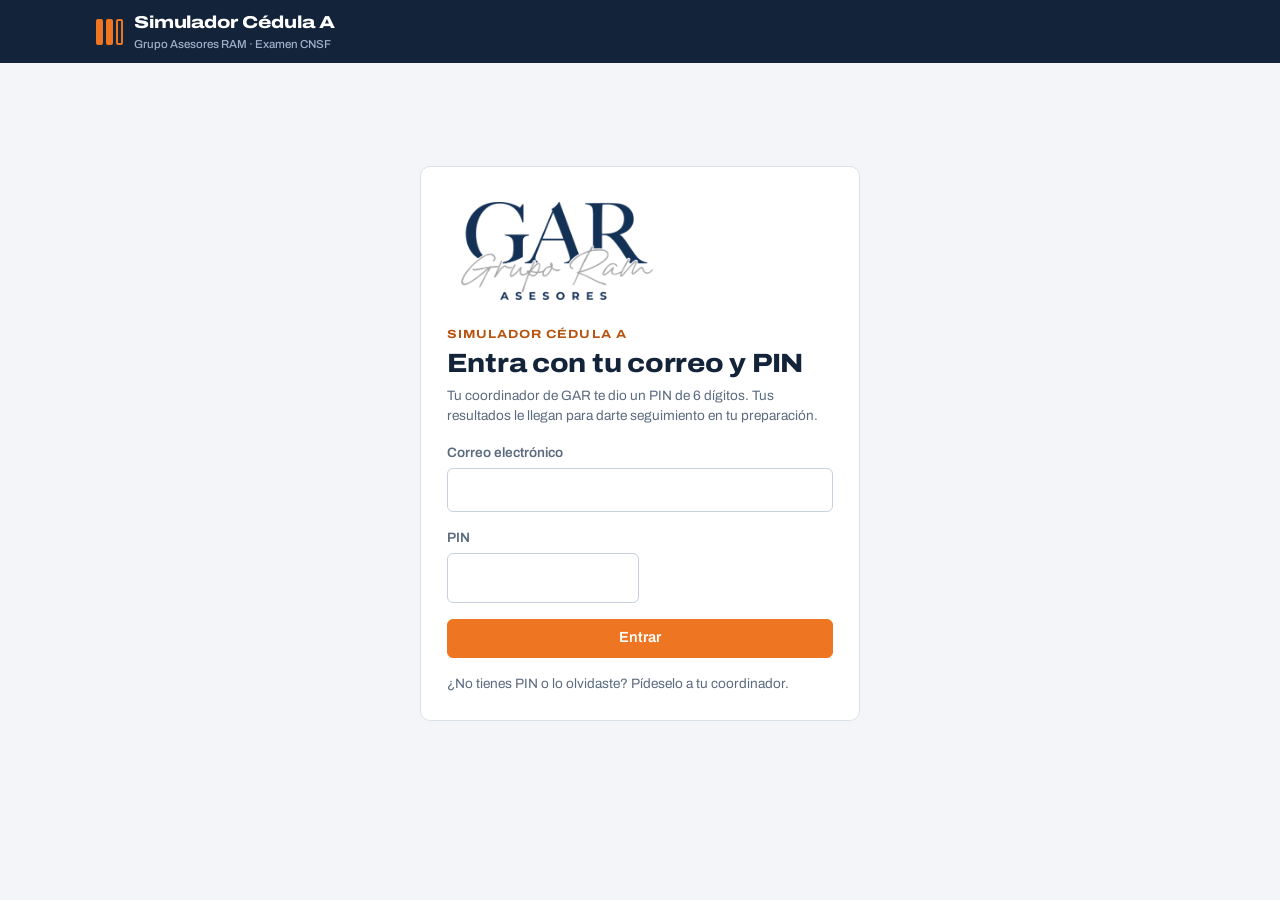
<file: index.html>
<!doctype html>
<html lang="es">
<head>
<meta charset="utf-8">
<meta name="viewport" content="width=device-width, initial-scale=1, viewport-fit=cover">
<title>Simulador Cédula A · GAR</title>
<meta name="description" content="Simulador del examen de capacidad técnica de la CNSF para la Cédula A. Grupo Asesores RAM.">
<link rel="icon" href="logo-gar.png">
<link rel="preconnect" href="https://fonts.googleapis.com">
<link rel="preconnect" href="https://fonts.gstatic.com" crossorigin>
<link rel="stylesheet" href="https://fonts.googleapis.com/css2?family=Archivo:wdth,wght@62..125,400..800&family=IBM+Plex+Mono:wght@500;600&display=swap">
<link rel="stylesheet" href="gar.css">
<style>
/* inicio */
.hero{display:grid;grid-template-columns:minmax(0,1.35fr) minmax(0,1fr);gap:28px;align-items:end;padding-block:34px 26px}
.hero h1{font-size:clamp(2rem,5.4vw,3.3rem);font-weight:800;font-stretch:118%;margin-top:.5rem}
.hero h1 em{font-style:normal;color:var(--accent)}
.hero p{margin-top:.8rem;max-width:58ch;color:var(--muted)}
.facts{display:grid;grid-template-columns:repeat(2,minmax(0,1fr));background:var(--ink);color:#fff;border-radius:var(--r-l);overflow:hidden}
.facts div{padding:1rem 1.1rem;border-right:1px solid var(--ink-3);border-bottom:1px solid var(--ink-3)}
.facts div:nth-child(2n){border-right:0}
.facts div:nth-last-child(-n+2){border-bottom:0}
.facts b{display:block;font-family:var(--mono);font-size:1.45rem;font-weight:600;color:#fff}
.facts span{font-size:.78rem;color:var(--on-ink-2)}
.sec{padding-top:30px}
.sec-h{display:flex;align-items:baseline;justify-content:space-between;gap:12px;margin-bottom:14px;flex-wrap:wrap}
.sec-h h2{font-size:1.45rem;font-weight:780}
.g2{display:grid;grid-template-columns:repeat(2,minmax(0,1fr));gap:14px}
.mode{display:flex;flex-direction:column;gap:.7rem}
.mode.feature{border:2px solid var(--accent)}
.mode h3{font-size:1.35rem;font-weight:780}
.mode p{color:var(--muted);font-size:.92rem}
.modlist{display:grid;gap:.45rem;margin:0;padding:0;list-style:none}
.modlist li{display:flex;justify-content:space-between;gap:10px;font-size:.9rem;border-bottom:1px dashed var(--line);padding-bottom:.4rem}
.modlist li:last-child{border-bottom:0}
.modgrid{display:grid;grid-template-columns:repeat(2,minmax(0,1fr));gap:10px}
.modcard{background:var(--surface-2);border:1px solid var(--line);border-radius:var(--r-m);padding:.85rem;display:flex;flex-direction:column;gap:.35rem;text-align:left}
.modcard:hover{border-color:var(--accent)}
.modcard .code{font-family:var(--mono);font-size:.72rem;color:var(--accent-ink)}
.modcard b{font-stretch:110%;font-size:1rem;line-height:1.2}
.modcard small{color:var(--muted);font-size:.78rem}
.practice-form{display:grid;grid-template-columns:minmax(0,1fr) auto;gap:16px;align-items:end}
.chips{display:flex;flex-wrap:wrap;gap:.5rem}
.chip{border:1.5px solid var(--line-2);background:var(--surface);border-radius:999px;padding:.35rem .8rem;font-size:.85rem;font-weight:550;display:inline-flex;gap:.4rem;align-items:center}
.chip[aria-pressed="true"]{border-color:var(--accent);background:var(--accent-soft);color:var(--accent-ink)}
.chip .n{font-family:var(--mono);font-size:.7rem;opacity:.75}
.progress{display:grid;grid-template-columns:minmax(0,1fr) minmax(0,1fr);gap:14px}
.progress h3{font-size:1.05rem;margin-bottom:.8rem}

/* registro */
.auth{min-height:calc(100vh - 140px);display:grid;place-items:center;padding-block:28px}
.auth .card{max-width:440px;width:100%;padding:1.6rem;display:grid;gap:1rem}
.auth h1{font-size:1.65rem;font-weight:800}

/* examen: hoja de respuestas */
.exam{display:grid;grid-template-columns:minmax(0,1fr) 284px;gap:20px;padding-top:22px}
.qhead{display:flex;justify-content:space-between;align-items:flex-end;gap:12px;flex-wrap:wrap;margin-bottom:12px}
.qhead h2{font-size:1.3rem;margin-top:.25rem}
.qcard{padding:1.4rem}
.qnum{font-family:var(--mono);font-size:.82rem;color:var(--accent-ink);font-weight:600}
.qtext{font-size:1.18rem;line-height:1.45;margin:.5rem 0 1.1rem;font-weight:550;max-width:65ch}
.opts{display:grid;gap:.6rem}
.opt{display:grid;grid-template-columns:34px minmax(0,1fr);gap:.75rem;align-items:center;text-align:left;background:var(--surface-2);border:1.5px solid var(--line);border-radius:var(--r-m);padding:.75rem .9rem;font-size:.97rem;color:var(--text)}
.opt:hover{border-color:var(--line-2)}
.bub{width:30px;height:30px;border-radius:50%;border:1.5px solid var(--ink-3);display:grid;place-items:center;font-weight:750;font-stretch:115%;font-size:.92rem;color:var(--muted);background:var(--surface)}
.opt.sel{border-color:var(--fill)}
.opt.sel .bub{background:var(--fill);border-color:var(--fill);color:var(--on-fill)}
.opt.right{border-color:var(--ok);background:var(--ok-soft)}
.opt.right .bub{background:var(--ok);border-color:var(--ok);color:#fff}
.opt.wrong{border-color:var(--bad);background:var(--bad-soft)}
.opt.wrong .bub{background:var(--bad);border-color:var(--bad);color:#fff}
.opt[disabled]{cursor:default}
.explain{margin-top:1rem;border-left:3px solid var(--accent);background:var(--accent-soft);padding:.75rem .9rem;border-radius:0 var(--r-s) var(--r-s) 0;font-size:.92rem;color:var(--text)}
.qnav{display:flex;justify-content:space-between;gap:10px;margin-top:1.1rem;flex-wrap:wrap}
.qnav .grp{display:flex;gap:.5rem;flex-wrap:wrap}
.flagbtn[aria-pressed="true"]{border-color:var(--warn);color:var(--warn);background:var(--warn-soft)}
.sheet{position:sticky;top:84px;align-self:start;max-height:calc(100vh - 100px);overflow:auto;border-top:4px solid var(--accent)}
.sheet .meta{font-size:.8rem;color:var(--muted);margin:.2rem 0 .8rem}
.dots{display:grid;grid-template-columns:repeat(8,minmax(0,1fr));gap:6px}
.dot{aspect-ratio:1;max-width:100%;border-radius:50%;border:1.5px solid var(--line-2);background:transparent;font-family:var(--mono);font-size:.62rem;color:var(--muted);display:grid;place-items:center;padding:0;position:relative}
.dot.ans{background:var(--fill);border-color:var(--fill);color:var(--on-fill)}
.dot.cur{outline:2px solid var(--accent);outline-offset:1px}
.dot.flag::after{content:"";position:absolute;top:-3px;right:-3px;width:8px;height:8px;border-radius:50%;background:var(--warn);border:1.5px solid var(--surface)}
.legend{display:flex;flex-wrap:wrap;gap:.7rem;font-size:.72rem;color:var(--muted);margin:.8rem 0}
.legend i{display:inline-block;width:10px;height:10px;border-radius:50%;margin-right:4px;vertical-align:-1px;border:1.5px solid var(--line-2)}
.legend i.a{background:var(--fill);border-color:var(--fill)} .legend i.f{background:var(--warn);border-color:var(--warn)}
.sheet .btn{width:100%}

/* resultados */
.res-head{padding-block:30px 20px;display:flex;justify-content:space-between;align-items:flex-end;gap:16px;flex-wrap:wrap;border-bottom:3px solid var(--ink)}
.res-head h1{font-size:clamp(1.8rem,4.6vw,2.7rem);font-weight:800}
.modres{display:grid;grid-template-columns:repeat(auto-fit,minmax(220px,1fr));gap:14px}
.mr{display:grid;gap:.45rem;border-top:4px solid var(--line-2)}
.mr.ok{border-top-color:var(--ok)} .mr.warn{border-top-color:var(--warn)} .mr.bad{border-top-color:var(--bad)}
.mr .code{font-family:var(--mono);font-size:.74rem;color:var(--muted)}
.mr b{font-stretch:110%;font-size:1.02rem;line-height:1.2}
.mr .big{font-family:var(--mono);font-size:2.1rem;font-weight:600;line-height:1}
.mr .big small{font-size:.85rem;color:var(--muted);font-weight:500}
.review{display:grid;gap:.6rem}
.rv summary{cursor:pointer;display:flex;gap:.7rem;align-items:baseline;list-style:none}
.rv summary::-webkit-details-marker{display:none}
.rv .qn{font-family:var(--mono);font-size:.75rem;color:var(--bad);flex:none}
.rv .qt{font-weight:550}
.rv .ans{margin-top:.7rem;display:grid;gap:.35rem;font-size:.9rem}
.rv .y{color:var(--bad)} .rv .c{color:var(--ok)}
.rv .tag{font-size:.7rem;color:var(--muted);font-weight:700;letter-spacing:.06em;text-transform:uppercase}
.actions{display:flex;gap:.6rem;flex-wrap:wrap;margin-top:18px}
.interlude{max-width:660px;margin:36px auto 0;display:grid;gap:.9rem;border-top:4px solid var(--accent);padding:1.6rem}
.interlude h2{font-size:1.7rem;font-weight:800}
.interlude ul{margin:0;padding-left:1.1rem;color:var(--muted);font-size:.92rem;display:grid;gap:.25rem}

@media (max-width:880px){
  .hero{grid-template-columns:1fr}
  .exam{grid-template-columns:1fr}
  .sheet{position:static;max-height:none}
  .dots{grid-template-columns:repeat(10,minmax(0,1fr))}
  .progress{grid-template-columns:1fr}
}
@media (max-width:600px){
  .g2,.modgrid{grid-template-columns:1fr}
  .practice-form{grid-template-columns:1fr}
  .qtext{font-size:1.05rem}
  .qcard{padding:1rem}
  .dots{grid-template-columns:repeat(8,minmax(0,1fr))}
}
</style>
</head>
<body>
<header class="topbar">
  <div class="wrap">
    <button class="brand" id="home-link" type="button" aria-label="Ir al inicio">
      <span class="brand-mark" aria-hidden="true"><i></i><i></i><i></i></span>
      <span><b>Simulador Cédula A</b><small>Grupo Asesores RAM · Examen CNSF</small></span>
    </button>
    <div class="timer" id="timer" hidden><small>Tiempo</small><span id="timer-v">00:00</span></div>
    <div class="chip-user" id="user-chip" hidden></div>
  </div>
</header>

<main class="wrap" id="app"></main>
<div id="layer"></div>

<script src="banco.js"></script>
<script>
/* ═════════════════════════════════════════════════════════════════════
   CONFIGURACIÓN
   API_URL: URL /exec de la aplicación web de Apps Script (Codigo.gs).
            Si la dejas vacía, el simulador funciona igual pero los
            resultados solo se guardan en el navegador del sustentante.
   GRUPOS:  opciones que ve el sustentante al registrarse.
   ═════════════════════════════════════════════════════════════════════ */
const CONFIG = {
  API_URL: 'https://script.google.com/macros/s/AKfycbxMP85Vt1nfOl86opVaQMcO_nLVs11MfgEwasrJSfiKGmqaQPfxlfR44Mo01qf0MNduJA/exec',
  GRUPOS: ['GAR San Luis Potosí', 'GAR Querétaro', 'Proyecto Congresistas'],
};

// ── utilidades ──
const $ = s=>document.querySelector(s);
const esc = s=>String(s).replace(/[&<>"]/g,c=>({"&":"&amp;","<":"&lt;",">":"&gt;",'"':"&quot;"}[c]));
const shuffle = a=>{a=a.slice();for(let i=a.length-1;i>0;i--){const j=Math.floor(Math.random()*(i+1));[a[i],a[j]]=[a[j],a[i]]}return a};
const pick = a=>a[Math.floor(Math.random()*a.length)];
const rint = (a,b)=>a+Math.floor(Math.random()*(b-a+1));
const money = v=>"$"+v.toLocaleString("es-MX",{minimumFractionDigits:2,maximumFractionDigits:2});
const pctf = (v,d=2)=>(v*100).toLocaleString("es-MX",{minimumFractionDigits:d,maximumFractionDigits:d})+"%";
const fmtTime = s=>{s=Math.max(0,Math.round(s));const h=Math.floor(s/3600),m=Math.floor(s%3600/60),x=s%60;return (h?h+":"+String(m).padStart(2,"0"):String(m).padStart(2,"0"))+":"+String(x).padStart(2,"0")};
const LET = ["A","B","C","D"];
const uid = ()=>Date.now().toString(36)+Math.random().toString(36).slice(2,10);
const nowLabel = d=>d.toLocaleDateString("es-MX",{day:"2-digit",month:"short",year:"numeric"})+" "+d.toLocaleTimeString("es-MX",{hour:"2-digit",minute:"2-digit"});
function level(p){ if(p>=.8) return {k:"ok",t:"Nivel 2"}; if(p>=.6) return {k:"warn",t:"Nivel 1"}; return {k:"bad",t:"No acredita"}; }
function lvlClass(p){ return p==null?"lvl-none":p>=.8?"lvl-ok":p>=.6?"lvl-warn":"lvl-bad"; }
const store = {
  get(k,d){ try{const v=localStorage.getItem("garCedA:"+k);return v?JSON.parse(v):d}catch(e){return d} },
  set(k,v){ try{localStorage.setItem("garCedA:"+k,JSON.stringify(v))}catch(e){} }
};

// ── reactivos de cálculo generados ──
function uniq4(correct, ds, fmt, jitter){
  const out=[correct]; const seen=new Set([fmt(correct)]);
  for(const d of ds){ if(d>0 && !seen.has(fmt(d))){out.push(d);seen.add(fmt(d))} if(out.length===4)break; }
  let k=1; while(out.length<4){ const d=jitter(correct,k++); if(d>0&&!seen.has(fmt(d))){out.push(d);seen.add(fmt(d))} }
  return out.map(fmt);
}
const GEN = [
  function interesSimple(){
    const C=rint(4,40)*5000, i=pick([6,8,9,10,12,15,18])/100, t=pick([3,4,6,8,9,10,18]);
    const I=C*i*t/12;
    return {q:`¿Cuánto interés simple genera un capital de ${money(C)} a una tasa de ${pctf(i,0)} anual durante ${t} meses?`,
      o:uniq4(I,[C*i, C*i*t, C*i*t/12+C],money,(c,k)=>c*(1+.1*k)),
      e:`I = C × i × t = ${money(C)} × ${i} × (${t}/12) = ${money(I)}. El tiempo se expresa en años porque la tasa es anual.`};
  },
  function montoSimple(){
    const C=rint(4,40)*5000, i=pick([6,8,10,12,15])/100, t=pick([6,9,18,24,30]);
    const M=C*(1+i*t/12);
    return {q:`Se invierten ${money(C)} a interés simple de ${pctf(i,0)} anual. ¿Cuál es el monto al cabo de ${t} meses?`,
      o:uniq4(M,[C*i*t/12, C*Math.pow(1+i,t/12), C*(1+i)],money,(c,k)=>c*(1+.05*k)),
      e:`M = C (1 + i t) = ${money(C)} × (1 + ${i} × ${t}/12) = ${money(M)}.`};
  },
  function montoCompuesto(){
    const C=rint(4,30)*5000, i=pick([5,6,8,10,12])/100, n=rint(2,5);
    const M=C*Math.pow(1+i,n);
    return {q:`¿Cuál será el monto de ${money(C)} invertidos a una tasa de ${pctf(i,0)} anual capitalizable anualmente durante ${n} años?`,
      o:uniq4(M,[C*(1+i*n), C*Math.pow(1+i,n-1), M-C],money,(c,k)=>c*(1+.04*k)),
      e:`M = C (1 + i)ⁿ = ${money(C)} × (1 + ${i})^${n} = ${money(M)}. Con interés compuesto, los intereses generan intereses.`};
  },
  function compuestoMensual(){
    const C=rint(4,30)*5000, j=pick([6,9,12,18])/100, y=pick([1,2,3]);
    const M=C*Math.pow(1+j/12,12*y);
    return {q:`Se depositan ${money(C)} a una tasa nominal de ${pctf(j,0)} anual capitalizable mensualmente. ¿Cuál es el monto al cabo de ${y} año${y>1?"s":""}?`,
      o:uniq4(M,[C*Math.pow(1+j,y), C*(1+j*y), C*Math.pow(1+j/12,y)],money,(c,k)=>c*(1+.03*k)),
      e:`Tasa mensual = ${j}/12 = ${(j/12).toFixed(4)}; periodos = ${12*y}. M = ${money(C)} × (1 + ${(j/12).toFixed(4)})^${12*y} = ${money(M)}.`};
  },
  function valorPresente(){
    const M=rint(10,60)*5000, i=pick([5,6,8,10,12])/100, n=rint(2,5);
    const C=M/Math.pow(1+i,n);
    return {q:`¿Qué cantidad debe invertirse hoy a ${pctf(i,0)} anual capitalizable anualmente para reunir ${money(M)} dentro de ${n} años?`,
      o:uniq4(C,[M/(1+i*n), M*Math.pow(1+i,-(n-1)), M*(1-i*n)],money,(c,k)=>c*(1-.04*k)),
      e:`Valor presente: C = M / (1 + i)ⁿ = ${money(M)} / (1 + ${i})^${n} = ${money(C)}.`};
  },
  function tasaReal(){
    let r,p; do{ r=rint(9,16)/100; p=rint(3,8)/100; }while(r<=p+0.02);
    const real=(1+r)/(1+p)-1; const f=v=>pctf(v,2);
    return {q:`Una inversión rinde ${pctf(r,0)} nominal anual y la inflación del periodo fue de ${pctf(p,0)}. ¿Cuál es la tasa real?`,
      o:uniq4(real,[r+p,(1+r)*(1+p)-1,r],f,(c,k)=>c+.011*k),
      e:`Tasa real = (1 + nominal) / (1 + inflación) − 1 = (1 + ${r}) / (1 + ${p}) − 1 = ${f(real)}. La resta simple (${pctf(r-p,0)}) es solo una aproximación.`};
  },
  function aDecimal(){
    const v=pick([0.5,1.25,2.5,4.75,7.5,12.5,16,35,0.75,3.2]);
    const f=x=>x.toLocaleString("es-MX",{maximumFractionDigits:6}); const d=v/100;
    return {q:`La notación decimal que corresponde a ${v.toLocaleString("es-MX")}% es:`,
      o:uniq4(d,[d*10,d/10,v],f,(c,k)=>c*(k+2)),
      e:`Para pasar de porcentaje a decimal se divide entre 100: ${v.toLocaleString("es-MX")} ÷ 100 = ${f(d)}.`};
  },
  function aPorcentaje(){
    const d=pick([0.045,0.0825,0.12,0.005,0.3,0.0675,1.15,0.016]);
    const f=x=>x.toLocaleString("es-MX",{maximumFractionDigits:4})+"%"; const p=d*100;
    return {q:`La notación porcentual que corresponde a ${d.toLocaleString("es-MX",{maximumFractionDigits:6})} es:`,
      o:uniq4(p,[p*10,p/10,d],f,(c,k)=>c*(k+2)),
      e:`Para pasar de decimal a porcentaje se multiplica por 100: ${d.toLocaleString("es-MX",{maximumFractionDigits:6})} × 100 = ${f(p)}.`};
  },
  function proporcion(){
    const Y=pick([100000,200000,250000,500000]), tasa=pick([3,4,5,6,8])/1000, Z=Y*pick([1.5,2,3,4,0.5]);
    const X=Y*tasa, P=X*Z/Y;
    return {q:`Si a una suma asegurada de ${money(Y)} le corresponde una prima de ${money(X)}, ¿qué prima corresponde a una suma asegurada de ${money(Z)} con la misma tasa?`,
      o:uniq4(P,[X*Y/Z, X+(Z-Y)/1000, P/2+X],money,(c,k)=>c*(1+.15*k)),
      e:`Proporción directa (regla de tres): prima = ${money(X)} × ${money(Z)} / ${money(Y)} = ${money(P)}.`};
  },
  function razon(){
    const tot=pick([20,25,40,50,80]), part=Math.round(tot*pick([.2,.25,.3,.35,.4,.45,.6,.75]));
    const p=part/tot; const f=v=>pctf(v,0);
    return {q:`Un agente cerró ${part} ventas de ${tot} citas. ¿Qué porcentaje de efectividad representa?`,
      o:uniq4(p,[part/100,(tot-part)/tot,p/2],f,(c,k)=>c+.05*k),
      e:`Razón = ${part} / ${tot} = ${p.toFixed(2)} → ${f(p)}.`};
  },
];
let genSeq=0;
function genCalc(){ const g=pick(GEN)(); return {id:"calc-g"+(++genSeq), t:"calc", s:"Cálculos financieros", q:g.q, o:g.o, e:g.e, gen:true}; }

// ── armado ──
function prep(q){ const order=shuffle([0,1,2,3]); return {...q, opts:order.map(i=>q.o[i]), correct:order.indexOf(0)}; }
function drawTema(tid,n){ return tid==="calc" ? Array.from({length:n},()=>prep(genCalc())) : shuffle(byTema[tid]).slice(0,n).map(prep); }
function buildModule(m){ const qs=m.temas.flatMap(t=>drawTema(t.id,t.n)); return {mod:m, qs, ans:Array(qs.length).fill(null), flags:Array(qs.length).fill(false), cur:0, timeLeft:modTime(m)*60}; }
function grade(b){
  const temas={}; let ok=0;
  b.qs.forEach((q,i)=>{ const c=b.ans[i]===q.correct; if(c)ok++; temas[q.t]=temas[q.t]||[0,0]; temas[q.t][1]++; if(c)temas[q.t][0]++; });
  return {ok,n:b.qs.length,temas};
}

// ── envío de resultados a la coordinación ──
const Sync = {
  state:"idle", // idle | sending | ok | queued | local
  cola(){ return store.get("cola",[]); },
  async enviar(intento){
    if(!CONFIG.API_URL){ this.state="local"; return; }
    const cola=this.cola(); cola.push(intento); store.set("cola",cola);
    await this.vaciar();
  },
  async vaciar(){
    if(!CONFIG.API_URL) return;
    let cola=this.cola(); if(!cola.length) return;
    this.state="sending"; paintSync();
    for(const it of cola.slice()){
      try{
        const p=perfil(), cred=(p&&p.correo===it.correo)?{correo:p.correo,pin:p.pin}:{correo:it.correo,pin:it.pin};
        const {pin,...limpio}=it;
        await api("guardarIntento",{...cred,intento:limpio});
        cola=this.cola().filter(x=>x.id!==it.id); store.set("cola",cola);
      }catch(e){
        this.state="queued"; this.err=e.message; paintSync();
        if(/^ACCESO_(INVALIDO|SUSPENDIDO)$/.test(e.code)&&perfil()&&perfil().correo===it.correo&&S.view!=="exam"&&S.view!=="practice") salir(e.message+" Tu resultado pendiente se enviará cuando vuelvas a entrar.");
        return;
      }
    }
    this.state="ok"; paintSync();
  }
};
function syncHTML(){
  const s=Sync.state;
  if(s==="local") return `<div class="banner info" id="sync">Este simulador aún no está conectado a la hoja de resultados; tu intento se guardó solo en este navegador.</div>`;
  if(s==="sending") return `<div class="banner info" id="sync">Enviando tu resultado a la coordinación GAR…</div>`;
  if(s==="ok") return `<div class="banner ok" id="sync">✓ Tu resultado se envió a la coordinación GAR.</div>`;
  if(s==="queued") return `<div class="banner warn" id="sync">No se pudo enviar tu resultado (${esc(Sync.err||"sin conexión")}). Quedó guardado y se enviará automáticamente. <button class="btn sm" data-act="retrysync">Reintentar ahora</button></div>`;
  return `<div id="sync"></div>`;
}
function paintSync(){ const el=$("#sync"); if(el) el.outerHTML=syncHTML(); }

// ── estado ──
let S={view:"home"}; let lastKey=null; let tick=null;
const PRACTICE_SEL=new Set(["mj"]);
const perfil=()=>{ const p=store.get("perfil",null); return p&&(!CONFIG.API_URL||p.pin)?p:null; };
const uk=k=>k+":"+((perfil()||{}).correo||"");
const ERRMSG={ACCESO_INVALIDO:"Correo o PIN incorrectos.",ACCESO_SUSPENDIDO:"Tu acceso está suspendido. Habla con tu coordinador de GAR.",ACCESO_BLOQUEADO:"Demasiados intentos con PIN incorrecto. Espera 15 minutos o pide un PIN nuevo a tu coordinador."};
async function api(action,params={}){
  let r,j;
  try{ r=await fetch(CONFIG.API_URL,{method:"POST",headers:{"Content-Type":"text/plain;charset=utf-8"},body:JSON.stringify({action,...params})}); }
  catch(e){ const x=new Error("sin conexión"); x.red=true; throw x; }
  try{ j=await r.json(); }catch(e){ throw new Error("El servidor respondió algo inesperado."); }
  if(!j.ok){ const x=new Error(ERRMSG[j.error]||j.error); x.code=j.error; throw x; }
  return j.data;
}
function salir(msg){ setTimer(false); store.set("perfil",null); S.loginMsg=msg||""; S.view="home"; render(); }

function setTimer(on){
  clearInterval(tick); $("#timer").hidden=!on; if(!on) return;
  const upd=()=>{ const b=S.run.blocks[S.run.bi]; $("#timer-v").textContent=fmtTime(b.timeLeft); $("#timer").classList.toggle("low",b.timeLeft<=300); };
  upd(); tick=setInterval(()=>{ const b=S.run.blocks[S.run.bi]; b.timeLeft--; upd(); if(b.timeLeft<=0){ clearInterval(tick); finishBlock(true); } },1000);
}

function render(){
  const p=perfil();
  if(!p && S.view!=="registro"){ S.after=S.view==="registro"?"home":S.view; S.view="registro"; }
  const key=[S.view,S.run&&S.run.bi,S.view==="exam"&&S.run.blocks[S.run.bi].cur,S.view==="practice"&&S.prac.cur].join(":");
  if(key!==lastKey){ window.scrollTo(0,0); lastKey=key; }
  const v={home:homeHTML,registro:registroHTML,intro:introHTML,exam:examHTML,blockdone:blockDoneHTML,results:resultsHTML,practice:practiceHTML}[S.view];
  $("#app").innerHTML=v();
  const chip=$("#user-chip");
  chip.hidden=!p||S.view==="exam"||S.view==="practice"||S.view==="registro";
  if(p) chip.innerHTML=`<span class="lbl">Sustentante:</span><b>${esc(p.nombre.split(" ")[0])}</b>${CONFIG.API_URL?`<button data-act="salir">Salir</button>`:`<button data-act="perfil">Cambiar</button>`}`;
}

function registroHTML(){
  if(CONFIG.API_URL) return loginHTML();
  const p=perfil()||{};
  const otros=p.grupo&&!CONFIG.GRUPOS.includes(p.grupo);
  return `<section class="auth"><form class="card" id="reg" novalidate>
    <img class="gar-logo" src="logo-gar.png" alt="Grupo Asesores RAM">
    <div><div class="eyebrow">Simulador Cédula A</div><h1 style="margin-top:.35rem">${p.nombre?"Actualiza tus datos":"Regístrate para comenzar"}</h1>
    <p class="muted small" style="margin-top:.45rem">Tus resultados se envían a la coordinación de GAR para darte seguimiento en tu preparación.</p></div>
    <label class="f">Nombre completo<input class="in" id="r-nombre" autocomplete="name" value="${esc(p.nombre||"")}" required></label>
    <label class="f">Correo electrónico<input class="in" id="r-correo" type="email" autocomplete="email" value="${esc(p.correo||"")}" required></label>
    <label class="f">Grupo<select class="in" id="r-grupo">${CONFIG.GRUPOS.map(g=>`<option ${p.grupo===g?"selected":""}>${esc(g)}</option>`).join("")}<option value="__otro" ${otros?"selected":""}>Otro</option></select></label>
    <label class="f" id="r-otro-w" ${otros?"":"hidden"}>¿Cuál?<input class="in" id="r-otro" value="${otros?esc(p.grupo):""}"></label>
    <p class="small" id="r-err" style="color:var(--bad)" hidden></p>
    <button class="btn primary" type="submit">${p.nombre?"Guardar":"Entrar al simulador"}</button>
  </form></section>`;
}

function loginHTML(){
  const prev=store.get("perfil",null)||{};
  return `<section class="auth"><form class="card" id="login" novalidate>
    <img class="gar-logo" src="logo-gar.png" alt="Grupo Asesores RAM">
    <div><div class="eyebrow">Simulador Cédula A</div><h1 style="margin-top:.35rem">Entra con tu correo y PIN</h1>
    <p class="muted small" style="margin-top:.45rem">Tu coordinador de GAR te dio un PIN de 6 dígitos. Tus resultados le llegan para darte seguimiento en tu preparación.</p></div>
    ${S.loginMsg?`<div class="banner warn">${esc(S.loginMsg)}</div>`:""}
    <label class="f">Correo electrónico<input class="in" id="l-correo" type="email" autocomplete="email" inputmode="email" value="${esc(prev.correo||"")}" required></label>
    <label class="f">PIN<input class="in" id="l-pin" type="password" inputmode="numeric" pattern="[0-9]*" maxlength="6" autocomplete="current-password" style="letter-spacing:.4em;font-size:1.2rem;max-width:12rem" required></label>
    <p class="small" id="l-err" style="color:var(--bad)" hidden></p>
    <button class="btn primary" type="submit" id="l-btn">Entrar</button>
    <p class="muted small">¿No tienes PIN o lo olvidaste? Pídeselo a tu coordinador.</p>
  </form></section>`;
}

function stats(){
  const hist=store.get(uk("hist"),[]); const agg={}; TEMAS.forEach(t=>agg[t.id]={ok:0,n:0});
  hist.forEach(h=>Object.entries(h.temas||{}).forEach(([k,v])=>{ if(agg[k]){agg[k].ok+=v[0];agg[k].n+=v[1]} }));
  return {hist,agg};
}
function barHTML(name,p,extra=""){
  return `<div class="bar"><span>${esc(name)}</span><span class="track"><span class="fill ${lvlClass(p)}" style="width:${p==null?0:Math.round(p*100)}%"></span><span class="tick"></span></span><span class="pct">${p==null?"—":Math.round(p*100)+"%"}${extra}</span></div>`;
}

function homeHTML(){
  const {hist,agg}=stats(); const p=perfil();
  const errs=store.get(uk("errs"),[]).filter(id=>bankById[id]);
  const total=MODULES.reduce((s,m)=>s+m.temas.reduce((a,t)=>a+t.n,0),0), mins=MODULES.reduce((s,m)=>s+modTime(m),0);
  const pend=Sync.cola().length;
  return `
  <section class="hero">
    <div>
      <div class="eyebrow">Examen de capacidad técnica · CNSF</div>
      <h1>${p?esc(p.nombre.split(" ")[0])+", prepárate":"Prepárate"} para tu <em>Cédula A</em></h1>
      <p>Las mismas cuatro pruebas del examen real, con el mismo número de reactivos por tema y el mismo tiempo: un minuto por reactivo y tres en cálculos financieros. Cada prueba se califica por separado y se acredita con 60%.</p>
    </div>
    <div class="facts" aria-label="Datos del examen">
      <div><b>${total}</b><span>reactivos en total</span></div>
      <div><b>${fmtTime(mins*60)}</b><span>horas de examen</span></div>
      <div><b>4</b><span>pruebas independientes</span></div>
      <div><b>60% · 80%</b><span>Nivel 1 · Nivel 2</span></div>
    </div>
  </section>
  ${pend?`<div class="banner warn">Tienes ${pend} resultado${pend>1?"s":""} pendiente${pend>1?"s":""} de enviar a la coordinación. <button class="btn sm" data-act="retrysync">Enviar ahora</button></div>`:""}

  <section class="sec">
    <div class="sec-h"><h2>Simulacros</h2><span class="muted small">${BANK.length} reactivos en el banco + cálculos generados al azar</span></div>
    <div class="g2">
      <div class="card mode feature">
        <div class="eyebrow">Examen completo</div>
        <h3>Simulacro Cédula A</h3>
        <p>Las cuatro pruebas en el orden oficial, cada una con su cronómetro. Al terminar cada prueba ves tu resultado, como en la aplicación real.</p>
        <ul class="modlist">${MODULES.map(m=>`<li><span>${esc(m.name)}</span><span class="mono muted">${m.temas.reduce((a,t)=>a+t.n,0)} · ${modTime(m)} min</span></li>`).join("")}</ul>
        <div><button class="btn primary" data-act="full">Iniciar simulacro completo</button></div>
      </div>
      <div class="card mode">
        <div class="eyebrow">Una prueba a la vez</div>
        <h3>Simulacro por prueba</h3>
        <p>Una sola prueba con su número de reactivos y tiempo reales. Ideal para reforzar el módulo que más se te dificulta.</p>
        <div class="modgrid">${MODULES.map(m=>`<button class="modcard" data-act="mod" data-id="${m.id}"><span class="code">${m.id} · ${m.temas.reduce((a,t)=>a+t.n,0)} reactivos · ${modTime(m)} min</span><b>${esc(m.name)}</b><small>${m.temas.map(t=>esc(t.name)).join(" · ")}</small></button>`).join("")}</div>
      </div>
    </div>
  </section>

  <section class="sec">
    <div class="sec-h"><h2>Práctica por tema</h2><span class="muted small">Sin cronómetro · respuesta y explicación al instante</span></div>
    <div class="card practice-form">
      <div><div class="eyebrow" style="margin-bottom:.6rem">Elige uno o varios temas</div>
        <div class="chips">${TEMAS.map(t=>`<button class="chip" data-act="chip" data-id="${t.id}" aria-pressed="${PRACTICE_SEL.has(t.id)}">${esc(t.name)}<span class="n">${t.id==="calc"?"∞":byTema[t.id].length}</span></button>`).join("")}</div></div>
      <div style="display:flex;gap:.6rem;align-items:flex-end;flex-wrap:wrap">
        <label class="f">Reactivos<select class="in" id="pcount" style="width:auto"><option>10</option><option selected>20</option><option>40</option><option value="all">Todos</option></select></label>
        <button class="btn primary" data-act="practice">Practicar</button>
      </div>
    </div>
    ${errs.length?`<div class="actions"><button class="btn dark" data-act="errs">Repasar mis errores (${errs.length})</button></div>`:""}
  </section>

  <section class="sec">
    <div class="sec-h"><h2>Tu avance</h2></div>
    ${hist.length?`<div class="progress">
      <div class="card"><h3>Dominio por tema</h3><div class="bars">${TEMAS.map(t=>{const a=agg[t.id];return barHTML(t.name,a.n?a.ok/a.n:null)}).join("")}</div>
        <p class="muted small" style="margin-top:.8rem">Acumulado de tus intentos en este dispositivo. La marca vertical indica el 60% para acreditar.</p></div>
      <div class="card"><h3>Últimos intentos</h3><div class="tablewrap" style="border:0"><table class="t"><thead><tr><th>Fecha</th><th>Tipo</th><th>Resultado</th></tr></thead><tbody>
        ${hist.slice(-8).reverse().map(h=>`<tr><td class="mono small">${esc(h.date)}</td><td>${esc(h.label)}</td><td>${(h.mods||[]).length?h.mods.map(m=>{const p=m.ok/m.n,l=level(p);return `<div style="display:flex;gap:.4rem;justify-content:space-between;align-items:center;margin-bottom:3px"><span class="mono small">${m.id} ${Math.round(p*100)}%</span><span class="pill ${l.k}">${l.t}</span></div>`}).join(""):`<span class="mono small">${h.ok}/${h.n} · ${Math.round(h.ok/h.n*100)}%</span>`}</td></tr>`).join("")}
      </tbody></table></div></div>
    </div>`:`<div class="empty">Aquí verás tu dominio por tema y el historial de tus intentos en cuanto termines el primero.</div>`}
  </section>
  ${footHTML()}`;
}
function footHTML(){ return `<footer class="foot"><img src="logo-gar.png" alt="Grupo Asesores RAM"><p>Reactivos de práctica elaborados por Grupo Asesores RAM con base en las guías de estudio de la CNSF y la estructura de la Categoría A del Centro de Evaluación para Intermediarios. No son reactivos oficiales. Consulta siempre la normativa vigente: LISF, Ley sobre el Contrato de Seguro, Reglamento de Agentes de Seguros y de Fianzas y Circular Única de Seguros y Fianzas.</p></footer>`; }

function introHTML(){
  const mods=S.pending, mins=mods.reduce((s,m)=>s+modTime(m),0);
  return `<div class="card interlude">
    <div class="eyebrow">${mods.length>1?"Simulacro completo":"Simulacro por prueba"}</div>
    <h2>${mods.length>1?"Cédula A · 4 pruebas":esc(mods[0].name)}</h2>
    <ul>
      <li>${mods.reduce((s,m)=>s+m.temas.reduce((a,t)=>a+t.n,0),0)} reactivos de opción múltiple con una sola respuesta correcta.</li>
      <li>Tiempo total: <b class="mono">${fmtTime(mins*60)}</b>. Cada prueba tiene su propio cronómetro; al agotarse, se califica automáticamente.</li>
      <li>Puedes moverte entre reactivos, cambiar respuestas y marcar los que quieras revisar.</li>
      <li>Cada prueba se acredita con 60% (Nivel 1); con 80% o más obtienes Nivel 2.</li>
      <li>En el examen real no se permite calculadora: practica los cálculos a mano.</li>
    </ul>
    <div class="actions" style="margin-top:.2rem"><button class="btn primary" data-act="start">Comenzar</button><button class="btn" data-act="home">Cancelar</button></div>
  </div>`;
}

function examHTML(){
  const r=S.run, b=r.blocks[r.bi], q=b.qs[b.cur], t=temaById[q.t];
  const answered=b.ans.filter(a=>a!==null).length;
  return `<div class="exam">
    <div style="min-width:0">
      <div class="qhead"><div><div class="eyebrow">Prueba ${r.bi+1} de ${r.blocks.length} · ${esc(b.mod.id)}</div><h2>${esc(b.mod.name)}</h2></div>
        <span class="muted small">${esc(t.name)} · ${esc(q.s)}</span></div>
      <div class="card qcard">
        <div class="qnum">Reactivo ${b.cur+1} / ${b.qs.length}</div>
        <p class="qtext">${esc(q.q)}</p>
        <div class="opts" role="radiogroup" aria-label="Opciones de respuesta">
          ${q.opts.map((o,i)=>`<button class="opt ${b.ans[b.cur]===i?"sel":""}" role="radio" aria-checked="${b.ans[b.cur]===i}" data-act="ans" data-i="${i}"><span class="bub">${LET[i]}</span><span>${esc(o)}</span></button>`).join("")}
        </div>
        <div class="qnav">
          <div class="grp"><button class="btn" data-act="prev" ${b.cur===0?"disabled":""}>← Anterior</button><button class="btn flagbtn" data-act="flag" aria-pressed="${b.flags[b.cur]}">${b.flags[b.cur]?"Marcado para revisar":"Marcar para revisar"}</button></div>
          <div class="grp">${b.cur<b.qs.length-1?`<button class="btn primary" data-act="next">Siguiente →</button>`:`<button class="btn primary" data-act="finish">Terminar prueba</button>`}</div>
        </div>
      </div>
      <p class="muted small" style="margin-top:.6rem">Atajos de teclado: A–D o 1–4 para responder, flechas ← → para moverte.</p>
    </div>
    <aside class="card sheet" aria-label="Hoja de respuestas">
      <div class="eyebrow">Hoja de respuestas</div>
      <div class="meta"><span class="mono">${answered}/${b.qs.length}</span> contestados · folio <span class="mono">${r.folio}</span></div>
      <div class="dots">${b.qs.map((_,i)=>`<button class="dot ${b.ans[i]!==null?"ans":""} ${i===b.cur?"cur":""} ${b.flags[i]?"flag":""}" data-act="go" data-i="${i}" aria-label="Ir al reactivo ${i+1}">${i+1}</button>`).join("")}</div>
      <div class="legend"><span><i class="a"></i>Contestado</span><span><i></i>Pendiente</span><span><i class="f"></i>Marcado</span></div>
      <button class="btn dark" data-act="finish">Terminar prueba</button>
    </aside>
  </div>`;
}

function blockDoneHTML(){
  const r=S.run, b=r.blocks[r.bi], g=grade(b), p=g.ok/g.n, l=level(p), next=r.blocks[r.bi+1];
  return `<div class="card interlude">
    <div class="eyebrow">Prueba ${r.bi+1} de ${r.blocks.length} · ${esc(b.mod.id)}${b.timeout?" · tiempo agotado":""}</div>
    <h2>${esc(b.mod.name)}</h2>
    <div style="display:flex;align-items:baseline;gap:.9rem;flex-wrap:wrap"><span class="mono" style="font-size:2.8rem;font-weight:600">${Math.round(p*100)}%</span><span class="mono muted">${g.ok} de ${g.n} aciertos</span><span class="pill ${l.k}">${l.t}</span></div>
    <div class="bars">${b.mod.temas.map(t=>{const v=g.temas[t.id]||[0,0];return barHTML(t.name,v[1]?v[0]/v[1]:null)}).join("")}</div>
    <div class="actions" style="margin-top:.2rem">${next?`<button class="btn primary" data-act="nextblock">Continuar con ${esc(next.mod.name)}</button>`:`<button class="btn primary" data-act="toresults">Ver resultados completos</button>`}</div>
  </div>`;
}

function resultsHTML(){
  const r=S.run, grades=r.blocks.map(grade), isPr=r.mode==="practice";
  const allPass=grades.every(g=>g.ok/g.n>=.6);
  const wrong=[]; r.blocks.forEach(b=>b.qs.forEach((q,i)=>{ if(b.ans[i]!==q.correct) wrong.push({q,your:b.ans[i],n:i+1,mod:b.mod.id}); }));
  const sub={}; r.blocks.forEach(b=>b.qs.forEach((q,i)=>{ const k=temaById[q.t].name+" · "+q.s; sub[k]=sub[k]||[0,0]; sub[k][1]++; if(b.ans[i]===q.correct)sub[k][0]++; }));
  const weak=Object.entries(sub).filter(([,v])=>v[1]>=2).map(([k,v])=>({k,p:v[0]/v[1],v})).sort((a,b)=>a.p-b.p).filter(x=>x.p<.8).slice(0,6);
  const tAgg={}; grades.forEach(g=>Object.entries(g.temas).forEach(([k,v])=>{tAgg[k]=tAgg[k]||[0,0];tAgg[k][0]+=v[0];tAgg[k][1]+=v[1]}));
  const g0=grades[0], p=perfil();
  return `
  <section class="res-head">
    <div><div class="eyebrow">${isPr?"Práctica por tema":"Resultados del simulacro"} · ${esc(r.date)} · ${esc(p.nombre)}</div>
      <h1 style="margin-top:.35rem">${isPr?`${g0.ok} de ${g0.n} correctas`:allPass?"Acreditas todas las pruebas":"Aún hay pruebas por acreditar"}</h1></div>
    ${isPr?`<span class="pill ${level(g0.ok/g0.n).k}" style="font-size:1rem;padding:.3rem 1rem">${Math.round(g0.ok/g0.n*100)}%</span>`:`<span class="muted" style="font-weight:650">${grades.filter(g=>g.ok/g.n>=.6).length} de ${grades.length} pruebas acreditadas</span>`}
  </section>
  <div style="margin-top:16px">${syncHTML()}</div>
  ${isPr?"":`<section class="sec"><div class="modres">${r.blocks.map((b,i)=>{const g=grades[i],pp=g.ok/g.n,l=level(pp);return `<div class="card mr ${l.k}"><span class="code">${b.mod.id}${b.timeout?" · tiempo agotado":""}</span><b>${esc(b.mod.name)}</b><span class="big">${Math.round(pp*100)}%<small> ${g.ok}/${g.n}</small></span><span class="pill ${l.k}" style="justify-self:start">${l.t}</span></div>`}).join("")}</div></section>`}
  <section class="sec">
    <div class="progress">
      <div class="card"><h3>Resultado por tema</h3><div class="bars">${Object.entries(tAgg).map(([k,v])=>barHTML(temaById[k].name,v[0]/v[1])).join("")}</div></div>
      <div class="card"><h3>Subtemas a reforzar</h3>${weak.length?`<div class="bars">${weak.map(w=>`<div class="bar" style="grid-template-columns:minmax(0,1fr) 64px"><span>${esc(w.k)}</span><span class="pct">${w.v[0]}/${w.v[1]}</span></div>`).join("")}</div>`:`<div class="empty">Sin subtemas débiles en este intento. ¡Buen trabajo!</div>`}</div>
    </div>
    <div class="actions">
      ${wrong.some(w=>!w.q.gen)?`<button class="btn primary" data-act="retrywrong">Practicar los ${wrong.filter(w=>!w.q.gen).length} reactivos fallados</button>`:""}
      <button class="btn" data-act="home">Volver al inicio</button>
    </div>
  </section>
  <section class="sec">
    <div class="sec-h"><h2>Revisión de errores</h2><span class="muted small">${wrong.length} reactivo${wrong.length===1?"":"s"}</span></div>
    ${wrong.length?`<div class="review">${wrong.map(w=>`<details class="card rv"><summary><span class="qn">${w.mod==="PRA"?"":w.mod+" "}#${w.n}</span><span class="qt">${esc(w.q.q)}</span></summary>
      <div class="ans"><span class="tag">${esc(temaById[w.q.t].name)} · ${esc(w.q.s)}</span>
      <span class="y">Tu respuesta: ${w.your===null?"sin contestar":esc(w.q.opts[w.your])}</span>
      <span class="c">Correcta: ${esc(w.q.opts[w.q.correct])}</span>
      <div class="explain">${esc(w.q.e)}</div></div></details>`).join("")}</div>`:`<div class="empty">No tuviste errores. Excelente.</div>`}
  </section>
  ${footHTML()}`;
}

function practiceHTML(){
  const p=S.prac, q=p.qs[p.cur], a=p.ans[p.cur], answered=a!==null;
  const ok=p.ans.filter((x,i)=>x!==null&&x===p.qs[i].correct).length, done=p.ans.filter(x=>x!==null).length;
  return `<div style="max-width:800px;margin:0 auto;padding-top:22px">
    <div class="qhead"><div><div class="eyebrow">Práctica · ${esc(p.label)}</div><h2>${esc(temaById[q.t].name)}</h2></div>
      <span class="mono muted small">${ok} correctas de ${done}</span></div>
    <div class="card qcard">
      <div class="qnum">Reactivo ${p.cur+1} / ${p.qs.length} <span class="muted" style="font-weight:500">· ${esc(q.s)}</span></div>
      <p class="qtext">${esc(q.q)}</p>
      <div class="opts">${q.opts.map((o,i)=>{let c="";if(answered){if(i===q.correct)c="right";else if(i===a)c="wrong"}return `<button class="opt ${c}" data-act="pans" data-i="${i}" ${answered?"disabled":""}><span class="bub">${LET[i]}</span><span>${esc(o)}</span></button>`}).join("")}</div>
      ${answered?`<div class="explain" aria-live="polite"><b>${a===q.correct?"Correcto.":"Incorrecto."}</b> ${esc(q.e)}</div>`:""}
      <div class="qnav"><div class="grp"><button class="btn" data-act="pend">Terminar práctica</button></div>
        <div class="grp">${answered?(p.cur<p.qs.length-1?`<button class="btn primary" data-act="pnext">Siguiente →</button>`:`<button class="btn primary" data-act="pend">Ver resultado</button>`):""}</div></div>
    </div>
  </div>`;
}

// ── flujos ──
function startRun(mods){ S.pending=mods; S.view="intro"; render(); }
function beginRun(){
  const d=new Date();
  S.run={mode:S.pending.length>1?"full":"module", blocks:S.pending.map(buildModule), bi:0, folio:String(rint(100000,999999)), date:nowLabel(d), started:Date.now(), label:S.pending.length>1?"Completo":"Prueba "+S.pending[0].id};
  S.view="exam"; render(); setTimer(true);
}
function finishBlock(timeout){
  const b=S.run.blocks[S.run.bi]; b.timeout=!!timeout; setTimer(false); closeModal();
  if(S.run.bi===S.run.blocks.length-1) saveRun();
  S.view="blockdone"; render();
}
function saveRun(){
  const r=S.run, grades=r.blocks.map(grade), p=perfil();
  const temas={}; grades.forEach(g=>Object.entries(g.temas).forEach(([k,v])=>{temas[k]=temas[k]||[0,0];temas[k][0]+=v[0];temas[k][1]+=v[1]}));
  const isPr=r.mode==="practice";
  const mods=isPr?[]:r.blocks.map((b,i)=>({id:b.mod.id,ok:grades[i].ok,n:grades[i].n}));
  const ok=grades.reduce((s,g)=>s+g.ok,0), n=grades.reduce((s,g)=>s+g.n,0);
  const hist=store.get(uk("hist"),[]); hist.push({date:r.date,label:isPr?"Práctica":r.label,mods,ok,n,temas}); store.set(uk("hist"),hist.slice(-80));
  const errs=new Set(store.get(uk("errs"),[])); const vistos=[], fallados=[];
  r.blocks.forEach(b=>b.qs.forEach((q,i)=>{ if(q.gen) return; vistos.push(q.id); if(b.ans[i]===q.correct) errs.delete(q.id); else { errs.add(q.id); fallados.push(q.id); } }));
  store.set(uk("errs"),[...errs]);
  Sync.state="idle";
  Sync.enviar({id:uid(), nombre:p.nombre, correo:p.correo, pin:p.pin, grupo:p.grupo, tipo:isPr?"Práctica":r.label, modulos:mods, temas, aciertos:ok, reactivos:n,
    duracionSeg:Math.round((Date.now()-r.started)/1000), vistos, fallados, tiempoAgotado:r.blocks.filter(b=>b.timeout).map(b=>b.mod.id)});
}
function startPractice(qs,label){
  if(!qs.length){toast("Elige al menos un tema.");return}
  S.prac={qs:qs.map(prep),ans:Array(qs.length).fill(null),cur:0,label,started:Date.now()}; S.view="practice"; render();
}
function endPractice(){
  const p=S.prac, idx=p.ans.map((a,i)=>a!==null?i:-1).filter(i=>i>=0);
  if(!idx.length){S.view="home";render();return}
  S.run={mode:"practice",blocks:[{mod:{id:"PRA",name:"Práctica",temas:[]},qs:idx.map(i=>p.qs[i]),ans:idx.map(i=>p.ans[i]),flags:[]}],bi:0,date:nowLabel(new Date()),started:p.started};
  saveRun(); S.view="results"; render();
}

// ── modal y avisos ──
function openModal(inner){ $("#layer").innerHTML=`<div class="scrim" data-act="scrim"><div class="modal" role="dialog" aria-modal="true">${inner}</div></div>`; }
function closeModal(){ $("#layer").innerHTML=""; }
let toastT; function toast(m){ clearTimeout(toastT); let el=$(".toast"); if(!el){el=document.createElement("div");el.className="toast";el.setAttribute("role","status");document.body.appendChild(el)} el.textContent=m; toastT=setTimeout(()=>el.remove(),2800); }

// ── eventos ──
document.addEventListener("submit",async e=>{
  if(e.target.id==="login"){
    e.preventDefault();
    const correo=$("#l-correo").value.trim().toLowerCase(), pin=$("#l-pin").value.trim(), err=$("#l-err"), btn=$("#l-btn");
    const fail=m=>{err.textContent=m;err.hidden=false;btn.disabled=false;btn.textContent="Entrar"};
    if(!/^[^\s@]+@[^\s@]+\.[^\s@]+$/.test(correo)) return fail("Revisa tu correo electrónico.");
    if(!/^\d{6}$/.test(pin)) return fail("El PIN tiene 6 dígitos.");
    btn.disabled=true; btn.textContent="Entrando…";
    try{
      const u=await api("acceso",{correo,pin});
      store.set("perfil",{...u,pin}); S.loginMsg="";
      S.view=(S.after&&S.after!=="registro")?S.after:"home"; S.after=null; render();
      Sync.vaciar().then(()=>{ if(S.view==="home") render(); });
    }catch(x){ fail(x.red?"No hay conexión. Revisa tu internet e inténtalo de nuevo.":x.message); }
    return;
  }
  if(e.target.id!=="reg") return; e.preventDefault();
  const nombre=$("#r-nombre").value.trim().replace(/\s+/g," "), correo=$("#r-correo").value.trim().toLowerCase();
  let grupo=$("#r-grupo").value; if(grupo==="__otro") grupo=$("#r-otro").value.trim();
  const err=$("#r-err"); const fail=m=>{err.textContent=m;err.hidden=false};
  if(nombre.split(" ").length<2) return fail("Escribe tu nombre completo (nombre y apellido).");
  if(!/^[^\s@]+@[^\s@]+\.[^\s@]+$/.test(correo)) return fail("Revisa tu correo electrónico.");
  if(!grupo) return fail("Indica tu grupo.");
  store.set("perfil",{nombre,correo,grupo});
  S.view=(S.after&&S.after!=="registro")?S.after:"home"; S.after=null; render();
});
document.addEventListener("change",e=>{ if(e.target.id==="r-grupo"){ $("#r-otro-w").hidden=e.target.value!=="__otro"; } });
document.addEventListener("click",e=>{
  const el=e.target.closest("[data-act]"); if(!el) return; const act=el.dataset.act;
  if(act==="scrim"){ if(e.target===el) closeModal(); return; }
  if(act==="close") return closeModal();
  if(act==="home"){ setTimer(false); S.view="home"; return render(); }
  if(act==="salir") return salir("");
  if(act==="perfil"){ S.after="home"; S.view="registro"; return render(); }
  if(act==="retrysync"){ Sync.vaciar().then(()=>{ if(S.view==="home") render(); }); return; }
  if(act==="full") return startRun(MODULES);
  if(act==="mod") return startRun([modById[el.dataset.id]]);
  if(act==="start") return beginRun();
  if(act==="chip"){ const id=el.dataset.id; PRACTICE_SEL.has(id)?PRACTICE_SEL.delete(id):PRACTICE_SEL.add(id); el.setAttribute("aria-pressed",PRACTICE_SEL.has(id)); return; }
  if(act==="practice"){
    const sel=[...PRACTICE_SEL]; if(!sel.length) return toast("Elige al menos un tema.");
    const cnt=$("#pcount").value, onlyCalc=sel.length===1&&sel[0]==="calc";
    const calcN=sel.includes("calc")?(onlyCalc?(cnt==="all"?20:+cnt):(cnt==="all"?20:Math.max(5,Math.round((+cnt)/sel.length)))):0;
    const pool=shuffle(sel.filter(t=>t!=="calc").flatMap(t=>byTema[t]));
    const n=onlyCalc?0:(cnt==="all"?pool.length:Math.max(0,(+cnt)-calcN));
    return startPractice(shuffle([...pool.slice(0,n),...Array.from({length:calcN},genCalc)]), sel.map(t=>temaById[t].name).join(", "));
  }
  if(act==="errs"){ const ids=store.get(uk("errs"),[]).filter(id=>bankById[id]); return startPractice(shuffle(ids.map(id=>bankById[id])),"Mis errores"); }
  if(act==="retrywrong"){ const ws=[]; S.run.blocks.forEach(b=>b.qs.forEach((q,i)=>{ if(b.ans[i]!==q.correct&&!q.gen) ws.push(bankById[q.id]); })); return startPractice(shuffle(ws),"Reactivos fallados"); }
  if(S.view==="exam"){
    const b=S.run.blocks[S.run.bi];
    if(act==="ans"){ b.ans[b.cur]=+el.dataset.i; return render(); }
    if(act==="next"&&b.cur<b.qs.length-1){ b.cur++; return render(); }
    if(act==="prev"&&b.cur>0){ b.cur--; return render(); }
    if(act==="go"){ b.cur=+el.dataset.i; return render(); }
    if(act==="flag"){ b.flags[b.cur]=!b.flags[b.cur]; return render(); }
    if(act==="finish"){
      const pend=b.ans.filter(a=>a===null).length, fl=b.flags.filter(Boolean).length;
      return openModal(`<h3>¿Terminar esta prueba?</h3><p class="muted">${pend?`Tienes <b>${pend}</b> reactivo${pend>1?"s":""} sin contestar; contarán como incorrectos.`:"Contestaste todos los reactivos."}${fl?` Hay ${fl} marcado${fl>1?"s":""} para revisar.`:""} Te quedan <b class="mono">${fmtTime(b.timeLeft)}</b>.</p><div class="row"><button class="btn" data-act="close">Seguir revisando</button><button class="btn primary" data-act="confirmfinish">Terminar y calificar</button></div>`);
    }
  }
  if(act==="confirmfinish") return finishBlock(false);
  if(act==="exitconfirm"){ closeModal(); setTimer(false); S.view="home"; return render(); }
  if(act==="nextblock"){ S.run.bi++; S.view="exam"; render(); return setTimer(true); }
  if(act==="toresults"){ S.view="results"; return render(); }
  if(S.view==="practice"){
    const p=S.prac;
    if(act==="pans"&&p.ans[p.cur]===null){ p.ans[p.cur]=+el.dataset.i; return render(); }
    if(act==="pnext"){ p.cur++; return render(); }
    if(act==="pend") return endPractice();
  }
});
$("#home-link").addEventListener("click",()=>{
  if(S.view==="exam") return openModal(`<h3>¿Salir del simulacro?</h3><p class="muted">Perderás las respuestas de este intento y no se enviará resultado.</p><div class="row"><button class="btn" data-act="close">Continuar examen</button><button class="btn primary" data-act="exitconfirm">Salir</button></div>`);
  if(S.view==="registro"&&!perfil()) return;
  setTimer(false); S.view="home"; render();
});
document.addEventListener("keydown",e=>{
  if(e.target.matches("input,select,textarea")||$("#layer").innerHTML) return;
  const k=e.key.toUpperCase(), map={A:0,B:1,C:2,D:3,"1":0,"2":1,"3":2,"4":3};
  if(S.view==="exam"){
    const b=S.run.blocks[S.run.bi];
    if(k in map){ b.ans[b.cur]=map[k]; render(); }
    else if(e.key==="ArrowRight"&&b.cur<b.qs.length-1){ b.cur++; render(); }
    else if(e.key==="ArrowLeft"&&b.cur>0){ b.cur--; render(); }
  } else if(S.view==="practice"){
    const p=S.prac;
    if(k in map&&p.ans[p.cur]===null){ p.ans[p.cur]=map[k]; render(); }
    else if((e.key==="Enter"||e.key==="ArrowRight")&&p.ans[p.cur]!==null){ if(p.cur<p.qs.length-1){p.cur++;render()} else endPractice(); }
  }
});
window.addEventListener("beforeunload",e=>{ if(S.view==="exam"){ e.preventDefault(); e.returnValue=""; } });

render();
(async()=>{
  const p=perfil();
  if(CONFIG.API_URL&&p){
    try{ const u=await api("acceso",{correo:p.correo,pin:p.pin}); store.set("perfil",{...u,pin:p.pin}); }
    catch(x){ if(/^ACCESO_/.test(x.code)&&S.view==="home") return salir(x.message); }
  }
  await Sync.vaciar(); if(S.view==="home") render();
})();
</script>
</body>
</html>
</file>
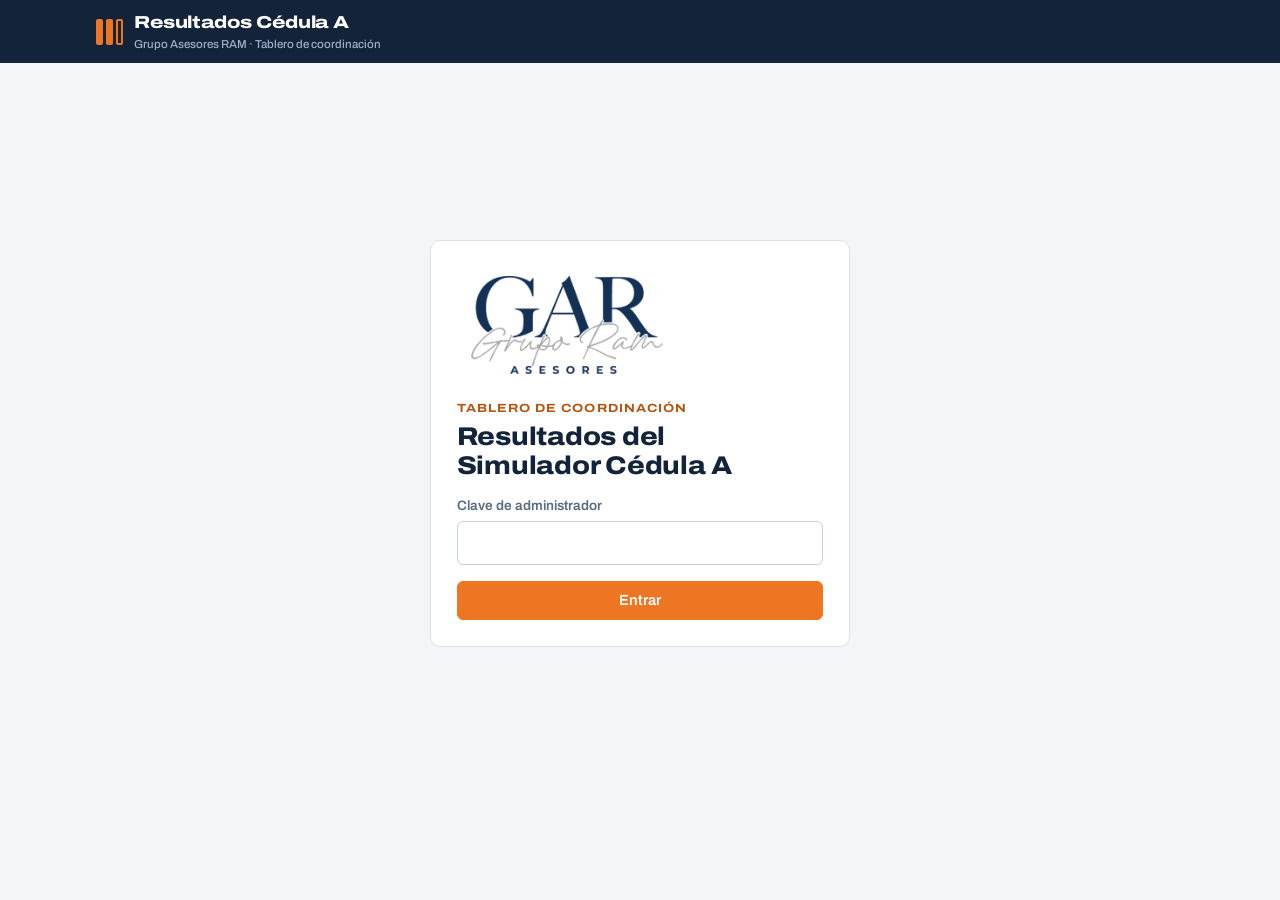
<file: admin.html>
<!doctype html>
<html lang="es">
<head>
<meta charset="utf-8">
<meta name="viewport" content="width=device-width, initial-scale=1, viewport-fit=cover">
<meta name="robots" content="noindex">
<title>Resultados Cédula A · GAR</title>
<link rel="icon" href="logo-gar.png">
<link rel="preconnect" href="https://fonts.googleapis.com">
<link rel="preconnect" href="https://fonts.gstatic.com" crossorigin>
<link rel="stylesheet" href="https://fonts.googleapis.com/css2?family=Archivo:wdth,wght@62..125,400..800&family=IBM+Plex+Mono:wght@500;600&display=swap">
<link rel="stylesheet" href="gar.css">
<style>
.auth{min-height:calc(100vh - 140px);display:grid;place-items:center;padding-block:28px}
.auth .card{max-width:420px;width:100%;padding:1.6rem;display:grid;gap:1rem}
.auth h1{font-size:1.6rem;font-weight:800}
.head{display:flex;justify-content:space-between;align-items:flex-end;gap:14px;flex-wrap:wrap;padding-block:26px 16px}
.head h1{font-size:clamp(1.6rem,4vw,2.2rem);font-weight:800}
.filters{display:flex;gap:.6rem;flex-wrap:wrap;align-items:flex-end;margin-bottom:16px}
.filters label.f{min-width:150px}
.filters .chk{display:flex;align-items:center;gap:.45rem;font-size:.86rem;font-weight:600;color:var(--muted);padding-bottom:.6rem}
.kpis{display:grid;grid-template-columns:repeat(4,minmax(0,1fr));gap:12px}
.kpi{display:grid;gap:.2rem}
.kpi b{font-family:var(--mono);font-size:1.9rem;font-weight:600;line-height:1.1}
.kpi span{font-size:.82rem;color:var(--muted)}
.kpi.dark{background:var(--ink);border-color:var(--ink);color:#fff}
.kpi.dark span{color:var(--on-ink-2)}
.sec{padding-top:26px}
.sec-h{display:flex;align-items:baseline;justify-content:space-between;gap:12px;margin-bottom:12px;flex-wrap:wrap}
.sec-h h2{font-size:1.3rem;font-weight:780}
.cols{display:grid;grid-template-columns:minmax(0,1fr) minmax(0,1.25fr);gap:14px}
.cell{display:inline-block;min-width:3.2rem;text-align:center;border-radius:6px;padding:.12rem .35rem;font-family:var(--mono);font-size:.8rem;font-weight:600}
.cell.ok{background:var(--ok-soft);color:var(--ok)} .cell.warn{background:var(--warn-soft);color:var(--warn)} .cell.bad{background:var(--bad-soft);color:var(--bad)} .cell.none{color:var(--muted)}
tr.rowlink{cursor:pointer} tr.rowlink:hover td{background:var(--surface-2)}
.who b{display:block;font-weight:650} .who small{color:var(--muted);font-size:.78rem}
.fails{display:grid;gap:.55rem;counter-reset:f}
.fail{display:grid;grid-template-columns:minmax(0,1fr) auto;gap:.8rem;align-items:start;padding:.65rem .8rem;border:1px solid var(--line);border-radius:var(--r-m);background:var(--surface)}
.fail p{font-size:.88rem;font-weight:550}
.fail small{color:var(--muted);font-size:.74rem}
.fail .rate{font-family:var(--mono);font-weight:600;color:var(--bad);text-align:right;font-size:.95rem}
.fail .rate small{display:block;font-weight:500}
.tabs{display:inline-flex;gap:4px;background:var(--surface);border:1px solid var(--line);border-radius:999px;padding:4px;margin-top:18px}
.tabs button{border:0;background:transparent;border-radius:999px;padding:.45rem 1.1rem;font-weight:650;font-size:.9rem;color:var(--muted)}
.tabs button[aria-selected="true"]{background:var(--btn-dark);color:#fff}
.pinbox{font-family:var(--mono);font-size:2.2rem;font-weight:600;letter-spacing:.3em;background:var(--accent-soft);color:var(--accent-ink);border-radius:var(--r-m);padding:.5rem 1rem;text-align:center}
.pin{font-family:var(--mono);letter-spacing:.12em}
.acts{display:flex;gap:.25rem;flex-wrap:wrap;justify-content:flex-end}
tr.off td{opacity:.6}
textarea.in{min-height:150px;font-family:var(--mono);font-size:.85rem}
.dgrid{display:grid;grid-template-columns:minmax(0,1fr) minmax(0,1fr);gap:14px}
@media (max-width:900px){ .kpis{grid-template-columns:repeat(2,minmax(0,1fr))} .cols,.dgrid{grid-template-columns:1fr} }
</style>
</head>
<body>
<header class="topbar">
  <div class="wrap">
    <div class="brand"><span class="brand-mark" aria-hidden="true"><i></i><i></i><i></i></span><span><b>Resultados Cédula A</b><small>Grupo Asesores RAM · Tablero de coordinación</small></span></div>
    <div class="chip-user" id="actions" hidden><button data-act="refresh">Actualizar</button><button data-act="csv">Exportar CSV</button><button data-act="logout">Salir</button></div>
  </div>
</header>
<main class="wrap" id="app"></main>
<div id="layer"></div>

<script src="banco.js"></script>
<script>
/* ═════════════════════════════════════════════════════════════════════
   CONFIGURACIÓN
   API_URL: la misma URL /exec que usa index.html.
   Si la dejas vacía, el tablero abre en MODO DEMOSTRACIÓN con datos ficticios.
   ═════════════════════════════════════════════════════════════════════ */
const CONFIG = {
  GRUPOS: ['GAR San Luis Potosí', 'GAR Querétaro', 'Proyecto Congresistas'],
  API_URL: 'https://script.google.com/macros/s/AKfycbxMP85Vt1nfOl86opVaQMcO_nLVs11MfgEwasrJSfiKGmqaQPfxlfR44Mo01qf0MNduJA/exec',
};

const $=s=>document.querySelector(s);
const esc=s=>String(s==null?"":s).replace(/[&<>"]/g,c=>({"&":"&amp;","<":"&lt;",">":"&gt;",'"':"&quot;"}[c]));
const MODS=MODULES.map(m=>m.id);
const lvl=p=>p==null?"none":p>=.8?"ok":p>=.6?"warn":"bad";
const lvlTxt=p=>p>=.8?"Nivel 2":p>=.6?"Nivel 1":"No acredita";
const pct=p=>p==null?"—":Math.round(p*100)+"%";
const fdate=iso=>{const d=new Date(iso);return d.toLocaleDateString("es-MX",{day:"2-digit",month:"short",year:"numeric"})+" "+d.toLocaleTimeString("es-MX",{hour:"2-digit",minute:"2-digit"})};
const rel=iso=>{const d=(Date.now()-new Date(iso))/864e5; if(d<1) return "hoy"; if(d<2) return "ayer"; return "hace "+Math.floor(d)+" días";};
const ses={ get(){ try{return sessionStorage.getItem("garCedA:clave")}catch(e){return null} }, set(v){ try{v?sessionStorage.setItem("garCedA:clave",v):sessionStorage.removeItem("garCedA:clave")}catch(e){} } };
let CLAVE=ses.get(); let DATA=null; let DEMO=!CONFIG.API_URL;
const F={grupo:"",dias:"0",practicas:false,q:"",orden:"reciente",qs:"",gs:""};
let TAB="resultados"; const VERPIN=new Set();
const URL_SIM=new URL("./",location.href).href;

async function api(action,params={}){
  let r,j;
  try{ r=await fetch(CONFIG.API_URL,{method:"POST",headers:{"Content-Type":"text/plain;charset=utf-8"},body:JSON.stringify({action,clave:CLAVE,...params})}); }
  catch(e){ throw new Error("No hay conexión con el servidor. Revisa tu internet e inténtalo de nuevo."); }
  try{ j=await r.json(); }catch(e){ throw new Error("El servidor respondió algo inesperado. Revisa que API_URL sea la URL /exec y que la aplicación web esté publicada para «Cualquier persona»."); }
  if(!j.ok) throw new Error(j.error==="CLAVE_INVALIDA"?"La clave no es correcta.":j.error);
  return j.data;
}

// ── datos de demostración ──
function demoData(){
  const names=[["Ana Torres","GAR Querétaro"],["Luis Méndez","GAR San Luis Potosí"],["Carla Ruiz","Proyecto Congresistas"],["Jorge Salas","Proyecto Congresistas"],["Paola Ibarra","GAR Querétaro"],["Raúl Ortega","GAR San Luis Potosí"],["Sofía Vega","Proyecto Congresistas"]];
  let seed=7; const rnd=()=>{seed=(seed*9301+49297)%233280;return seed/233280};
  const out=[];
  names.forEach(([nom,g],k)=>{ const mail=nom.normalize("NFD").replace(/[\u0300-\u036f]/g,"").toLowerCase().replace(" ",".")+"@ejemplo.com";
    const skill=.45+k*.06, tries=1+Math.floor(rnd()*4);
    for(let t=0;t<tries;t++){
      const days=Math.floor(rnd()*25)+t; const full=rnd()>.4; const mods=full?MODULES:[MODULES[Math.floor(rnd()*4)]];
      const temas={}, modulos=[], vistos=[], fallados=[];
      mods.forEach(m=>{ let mo=0,mn=0; m.temas.forEach(tm=>{ const p=Math.min(.97,Math.max(.25,skill+t*.05+(rnd()-.5)*.25-(tm.id==="hogar"||tm.id==="calc"?.12:0))); const ok=Math.round(tm.n*p); temas[tm.id]=[ok,tm.n]; mo+=ok; mn+=tm.n;
        if(byTema[tm.id]) byTema[tm.id].slice(0,tm.n).forEach((q,i)=>{ vistos.push(q.id); if(rnd()>p+(i%7===0?-.3:.05)) fallados.push(q.id); }); });
        modulos.push({id:m.id,ok:mo,n:mn}); });
      const ok=modulos.reduce((s,m)=>s+m.ok,0), n=modulos.reduce((s,m)=>s+m.n,0);
      out.push({fecha:new Date(Date.now()-days*864e5-rnd()*864e5*0.5).toISOString(),nombre:nom,correo:mail,grupo:g,tipo:full?"Completo":"Prueba "+mods[0].id,aciertos:ok,reactivos:n,acredita:modulos.every(m=>m.ok/m.n>=.6)?"Sí":"No",duracionMin:Math.round(n*0.8),id:"demo"+k+"-"+t,modulos,temas,vistos,fallados,tiempoAgotado:[]});
    }
    out.push({fecha:new Date(Date.now()-rnd()*5*864e5).toISOString(),nombre:nom,correo:mail,grupo:g,tipo:"Práctica",aciertos:14,reactivos:20,acredita:"—",duracionMin:12,id:"demoP"+k,modulos:[],temas:{hogar:[9,12],auto:[5,8]},vistos:[],fallados:[],tiempoAgotado:[]});
  });
  const sus=names.concat([["Diego Navarro","GAR Querétaro"],["Elena Campos","GAR San Luis Potosí"]]).map(([nom,g],k)=>({id:"d"+k,nombre:nom,correo:nom.normalize("NFD").replace(/[\u0300-\u036f]/g,"").toLowerCase().replace(" ",".")+"@ejemplo.com",grupo:g,pin:String(482910+k*7351),activo:k!==8,alta:new Date(Date.now()-40*864e5).toISOString(),ultimoAcceso:k<7?new Date(Date.now()-k*2*864e5).toISOString():""}));
  return {intentos:out,sustentantes:sus,generado:new Date().toISOString()};
}

// ── cálculo ──
function filtrados(){
  const lim=+F.dias?Date.now()-(+F.dias)*864e5:0, q=F.q.trim().toLowerCase();
  return DATA.intentos.filter(i=>(!F.grupo||i.grupo===F.grupo)&&(!lim||new Date(i.fecha)>=lim)&&(F.practicas||i.tipo!=="Práctica")&&(!q||i.nombre.toLowerCase().includes(q)||i.correo.includes(q)));
}
function porPersona(list){
  const m={};
  list.slice().sort((a,b)=>new Date(a.fecha)-new Date(b.fecha)).forEach(i=>{
    const p=m[i.correo]=m[i.correo]||{correo:i.correo,nombre:i.nombre,grupo:i.grupo,sim:0,prac:0,last:null,mods:{},best:{},temas:{},intentos:[]};
    p.nombre=i.nombre; p.grupo=i.grupo; p.last=i.fecha; p.intentos.push(i);
    i.tipo==="Práctica"?p.prac++:p.sim++;
    i.modulos.forEach(x=>{ const v=x.ok/x.n; p.mods[x.id]=v; p.best[x.id]=Math.max(p.best[x.id]||0,v); });
    Object.entries(i.temas).forEach(([k,v])=>{ p.temas[k]=p.temas[k]||[0,0]; p.temas[k][0]+=v[0]; p.temas[k][1]+=v[1]; });
  });
  Object.values(m).forEach(p=>{
    const vals=MODS.map(k=>p.mods[k]);
    if(vals.some(v=>v==null)){ p.estado={k:"none",t:`Faltan ${vals.filter(v=>v==null).length} prueba${vals.filter(v=>v==null).length>1?"s":""}`,rank:1}; }
    else if(vals.every(v=>v>=.8)) p.estado={k:"ok",t:"Nivel 2 en todo",rank:4};
    else if(vals.every(v=>v>=.6)) p.estado={k:"ok",t:"Acredita las 4",rank:3};
    else { const f=vals.filter(v=>v<.6).length; p.estado={k:"bad",t:`Reprueba ${f} prueba${f>1?"s":""}`,rank:2}; }
    const ns=MODS.map(k=>p.mods[k]).filter(v=>v!=null); p.avg=ns.length?ns.reduce((a,b)=>a+b,0)/ns.length:null;
  });
  return Object.values(m);
}
function masFallados(list,min=3){
  const v={},f={}; list.forEach(i=>{ i.vistos.forEach(id=>v[id]=(v[id]||0)+1); i.fallados.forEach(id=>f[id]=(f[id]||0)+1); });
  return Object.keys(v).filter(id=>v[id]>=min&&bankById[id]).map(id=>({id,q:bankById[id],v:v[id],f:f[id]||0,r:(f[id]||0)/v[id]})).sort((a,b)=>b.r-a.r||b.v-a.v);
}
function barHTML(name,p,extra=""){
  return `<div class="bar"><span>${esc(name)}</span><span class="track"><span class="fill lvl-${lvl(p)}" style="width:${p==null?0:Math.round(p*100)}%"></span><span class="tick"></span></span><span class="pct">${pct(p)}${extra}</span></div>`;
}

// ── vistas ──
function loginHTML(err=""){
  return `<section class="auth"><form class="card" id="login">
    <img class="gar-logo" src="logo-gar.png" alt="Grupo Asesores RAM">
    <div><div class="eyebrow">Tablero de coordinación</div><h1 style="margin-top:.35rem">Resultados del Simulador Cédula A</h1></div>
    <label class="f">Clave de administrador<input class="in" id="clave" type="password" autocomplete="current-password" required></label>
    ${err?`<p class="small" style="color:var(--bad)">${esc(err)}</p>`:""}
    <button class="btn primary" type="submit">Entrar</button>
  </form></section>`;
}
function dashHTML(){
  return `${DEMO?`<div class="banner info" style="margin-top:18px">Modo demostración: datos ficticios. Pega la URL de tu Apps Script en CONFIG.API_URL para ver los resultados reales.</div>`:""}
  <div class="tabs" role="tablist"><button role="tab" data-act="tab" data-id="resultados" aria-selected="${TAB==="resultados"}">Resultados</button><button role="tab" data-act="tab" data-id="accesos" aria-selected="${TAB==="accesos"}">Accesos${DATA.sustentantes?` <span class="mono" style="opacity:.7">${DATA.sustentantes.length}</span>`:""}</button></div>
  ${TAB==="accesos"?accesosHTML():resultadosHTML()}`;
}
function resultadosHTML(){
  const list=filtrados(), people=porPersona(list);
  const grupos=[...new Set(DATA.intentos.map(i=>i.grupo).filter(Boolean))].sort();
  const sims=list.filter(i=>i.tipo!=="Práctica");
  const listos=people.filter(p=>p.estado.rank>=3).length;
  const modAvg=MODS.map(k=>{const vs=people.map(p=>p.mods[k]).filter(v=>v!=null);return {k,v:vs.length?vs.reduce((a,b)=>a+b,0)/vs.length:null}}).filter(x=>x.v!=null).sort((a,b)=>a.v-b.v);
  const tAgg={}; list.forEach(i=>Object.entries(i.temas).forEach(([k,v])=>{tAgg[k]=tAgg[k]||[0,0];tAgg[k][0]+=v[0];tAgg[k][1]+=v[1]}));
  const fails=masFallados(list).slice(0,10);
  const sorted=people.slice().sort(F.orden==="nombre"?(a,b)=>a.nombre.localeCompare(b.nombre):F.orden==="avance"?(a,b)=>(a.avg??-1)-(b.avg??-1):(a,b)=>new Date(b.last)-new Date(a.last));
  return `
  <section class="head"><div><div class="eyebrow">Actualizado ${fdate(DATA.generado)}</div><h1 style="margin-top:.3rem">Avance hacia la Cédula A</h1></div></section>
  <div class="filters">
    <label class="f">Grupo<select class="in" id="f-grupo"><option value="">Todos los grupos</option>${grupos.map(g=>`<option ${F.grupo===g?"selected":""}>${esc(g)}</option>`).join("")}</select></label>
    <label class="f">Periodo<select class="in" id="f-dias">${[["0","Todo"],["7","Últimos 7 días"],["30","Últimos 30 días"],["90","Últimos 90 días"]].map(([v,t])=>`<option value="${v}" ${F.dias===v?"selected":""}>${t}</option>`).join("")}</select></label>
    <label class="f">Buscar<input class="in" id="f-q" value="${esc(F.q)}" placeholder="Nombre o correo"></label>
    <label class="chk"><input type="checkbox" id="f-prac" ${F.practicas?"checked":""}> Incluir prácticas por tema</label>
  </div>
  <div class="kpis">
    <div class="card kpi dark"><b>${people.length}</b><span>sustentantes con actividad</span></div>
    <div class="card kpi"><b>${sims.length}</b><span>simulacros presentados</span></div>
    <div class="card kpi"><b>${listos}<span class="muted" style="font-size:1rem"> / ${people.length}</span></b><span>acreditan las 4 pruebas en su último resultado</span></div>
    <div class="card kpi"><b>${modAvg.length?esc(modAvg[0].k):"—"}</b><span>${modAvg.length?`prueba más difícil · promedio ${pct(modAvg[0].v)}`:"prueba más difícil"}</span></div>
  </div>

  <section class="sec">
    <div class="sec-h"><h2>Sustentantes</h2>
      <label class="f" style="flex-direction:row;align-items:center;gap:.5rem">Ordenar<select class="in" id="f-orden" style="width:auto">${[["reciente","Actividad más reciente"],["avance","Menor avance primero"],["nombre","Nombre"]].map(([v,t])=>`<option value="${v}" ${F.orden===v?"selected":""}>${t}</option>`).join("")}</select></label></div>
    ${sorted.length?`<div class="tablewrap"><table class="t"><thead><tr><th>Sustentante</th><th>Grupo</th><th class="num">Simulacros</th><th>Última actividad</th>${MODS.map(k=>`<th class="num" title="${esc(modById[k].name)}">${k}</th>`).join("")}<th>Estado</th></tr></thead><tbody>
      ${sorted.map(p=>`<tr class="rowlink" data-act="ver" data-id="${esc(p.correo)}" tabindex="0"><td class="who"><b>${esc(p.nombre)}</b><small>${esc(p.correo)}</small></td><td>${esc(p.grupo)}</td><td class="num">${p.sim}${p.prac?`<small class="muted"> +${p.prac}p</small>`:""}</td><td>${rel(p.last)}</td>${MODS.map(k=>`<td class="num"><span class="cell ${lvl(p.mods[k])}">${pct(p.mods[k])}</span></td>`).join("")}<td><span class="pill ${p.estado.k}">${esc(p.estado.t)}</span></td></tr>`).join("")}
    </tbody></table></div><p class="muted small" style="margin-top:.5rem">Cada prueba muestra el resultado más reciente del sustentante. Toca una fila para ver su historial.</p>`:`<div class="empty">Todavía no hay resultados con estos filtros. Los intentos aparecen aquí en cuanto un sustentante termina un simulacro.</div>`}
  </section>

  <section class="sec cols">
    <div class="card"><div class="sec-h"><h2>Dominio por tema</h2><span class="muted small">equipo</span></div>
      ${Object.keys(tAgg).length?`<div class="bars">${TEMAS.filter(t=>tAgg[t.id]).map(t=>barHTML(t.name,tAgg[t.id][0]/tAgg[t.id][1])).join("")}</div><p class="muted small" style="margin-top:.7rem">Porcentaje de aciertos de todos los reactivos presentados. La marca indica 60%.</p>`:`<div class="empty">Sin datos.</div>`}</div>
    <div class="card"><div class="sec-h"><h2>Reactivos más fallados</h2><span class="muted small">presentados 3 veces o más</span></div>
      ${fails.length?`<div class="fails">${fails.map(x=>`<div class="fail"><div><p>${esc(x.q.q)}</p><small>${esc(temaById[x.q.t].name)} · ${esc(x.q.s)} · Correcta: ${esc(x.q.o[0])}</small></div><div class="rate">${pct(x.r)}<small class="muted">${x.f} de ${x.v}</small></div></div>`).join("")}</div>`:`<div class="empty">Aparecerán cuando haya suficientes intentos.</div>`}</div>
  </section>`;
}
// ── Accesos ──
function gruposTodos(){ return [...new Set([...CONFIG.GRUPOS,...(DATA.sustentantes||[]).map(s=>s.grupo),...DATA.intentos.map(i=>i.grupo)].filter(Boolean))]; }
function ultimoIntento(correo){ let f=null; DATA.intentos.forEach(i=>{ if(i.correo===correo&&(!f||i.fecha>f)) f=i.fecha; }); return f; }
function accesosHTML(){
  if(!DATA.sustentantes) return `<div class="banner warn" style="margin-top:18px">Tu Apps Script todavía tiene la versión anterior. Pega el Codigo.gs nuevo y publica una nueva versión de la implementación para administrar accesos.</div>`;
  const q=F.qs.trim().toLowerCase();
  const lista=DATA.sustentantes.filter(s=>(!F.gs||s.grupo===F.gs)&&(!q||s.nombre.toLowerCase().includes(q)||s.correo.includes(q)))
    .map(s=>({...s,ult:ultimoIntento(s.correo)})).sort((a,b)=>(b.activo-a.activo)||a.nombre.localeCompare(b.nombre));
  const act=DATA.sustentantes.filter(s=>s.activo).length, sus=DATA.sustentantes.length-act;
  const sinPrac=DATA.sustentantes.filter(s=>{ if(!s.activo) return false; const u=ultimoIntento(s.correo); return !u||Date.now()-new Date(u)>7*864e5; }).length;
  return `
  <section class="head"><div><div class="eyebrow">Control de acceso por correo y PIN</div><h1 style="margin-top:.3rem">Sustentantes</h1></div>
    <div style="display:flex;gap:.5rem;flex-wrap:wrap"><button class="btn" data-act="masiva">Alta de varios</button><button class="btn primary" data-act="alta">Dar de alta</button></div></section>
  <div class="kpis" style="grid-template-columns:repeat(3,minmax(0,1fr))">
    <div class="card kpi dark"><b>${act}</b><span>con acceso activo</span></div>
    <div class="card kpi"><b>${sinPrac}</b><span>activos sin practicar en los últimos 7 días</span></div>
    <div class="card kpi"><b>${sus}</b><span>con acceso suspendido</span></div>
  </div>
  <div class="filters" style="margin-top:16px">
    <label class="f">Grupo<select class="in" id="f-gs"><option value="">Todos los grupos</option>${gruposTodos().sort().map(g=>`<option ${F.gs===g?"selected":""}>${esc(g)}</option>`).join("")}</select></label>
    <label class="f">Buscar<input class="in" id="f-qs" value="${esc(F.qs)}" placeholder="Nombre o correo"></label>
  </div>
  ${lista.length?`<div class="tablewrap"><table class="t"><thead><tr><th>Sustentante</th><th>Grupo</th><th>PIN</th><th>Estado</th><th>Último acceso</th><th>Último intento</th><th></th></tr></thead><tbody>
    ${lista.map(s=>`<tr class="${s.activo?"":"off"}"><td class="who"><b>${esc(s.nombre)}</b><small>${esc(s.correo)}</small></td><td>${esc(s.grupo)}</td>
      <td><button class="btn ghost sm pin" data-act="verpin" data-id="${esc(s.id)}" title="Mostrar u ocultar">${VERPIN.has(s.id)?esc(s.pin):"••••••"}</button></td>
      <td><span class="pill ${s.activo?"ok":"none"}">${s.activo?"Activo":"Suspendido"}</span></td>
      <td class="small">${s.ultimoAcceso?rel(s.ultimoAcceso):`<span class="muted">nunca</span>`}</td>
      <td class="small">${s.ult?rel(s.ult):`<span class="muted">sin intentos</span>`}</td>
      <td><div class="acts"><button class="btn ghost sm" data-act="bienv" data-id="${esc(s.id)}">Bienvenida</button><button class="btn ghost sm" data-act="editar" data-id="${esc(s.id)}">Editar</button><button class="btn ghost sm" data-act="pinnuevo" data-id="${esc(s.id)}">Nuevo PIN</button><button class="btn ghost sm ${s.activo?"danger":""}" data-act="estado" data-id="${esc(s.id)}">${s.activo?"Suspender":"Reactivar"}</button></div></td></tr>`).join("")}
  </tbody></table></div><p class="muted small" style="margin-top:.5rem">Al suspender a alguien ya no puede entrar ni enviar resultados; su historial se conserva. «Bienvenida» arma el mensaje con su liga, correo y PIN para mandarlo por WhatsApp.</p>`
  :`<div class="empty">${DATA.sustentantes.length?"Nadie coincide con estos filtros.":"Todavía no das de alta a nadie. Usa «Dar de alta» para una persona o «Alta de varios» para pegar una lista."}</div>`}`;
}
const susById=id=>(DATA.sustentantes||[]).find(s=>s.id===id);
function grupoSelect(id,val){ const gs=gruposTodos(); const otro=val&&!gs.includes(val);
  return `<select class="in" id="${id}">${gs.map(g=>`<option ${val===g?"selected":""}>${esc(g)}</option>`).join("")}<option value="__otro">Otro…</option></select>`; }
function formSusHTML(s){
  return `<form id="f-sus" data-id="${s?esc(s.id):""}" style="display:grid;gap:.85rem">
    <div style="display:flex;justify-content:space-between;align-items:flex-start;gap:10px"><h3>${s?"Editar sustentante":"Dar de alta"}</h3><button type="button" class="btn ghost sm" data-act="close" aria-label="Cerrar">✕</button></div>
    <label class="f">Nombre completo<input class="in" id="s-nombre" value="${s?esc(s.nombre):""}" required></label>
    <label class="f">Correo electrónico<input class="in" id="s-correo" type="email" value="${s?esc(s.correo):""}" required></label>
    <label class="f">Grupo${grupoSelect("s-grupo",s&&s.grupo)}</label>
    <label class="f" id="s-otro-w" hidden>Nombre del grupo<input class="in" id="s-otro"></label>
    <label class="f">PIN <span class="muted" style="font-weight:400">${s?"Déjalo vacío para conservar el actual":"Déjalo vacío para generar uno al azar"}</span><input class="in pin" id="s-pin" inputmode="numeric" maxlength="6" placeholder="••••••"></label>
    <p class="small" id="s-err" style="color:var(--bad)" hidden></p>
    <div class="row"><button type="button" class="btn" data-act="close">Cancelar</button><button class="btn primary" type="submit" id="s-btn">${s?"Guardar cambios":"Dar de alta"}</button></div>
  </form>`;
}
function mensaje(s){ return `Hola ${s.nombre.split(" ")[0]}, ya tienes acceso al Simulador Cédula A de Grupo Asesores RAM.\n\nEntra aquí: ${URL_SIM}\nCorreo: ${s.correo}\nPIN: ${s.pin}\n\nPractica por tema y presenta simulacros completos; tus resultados me llegan para darte seguimiento. ¡Mucho éxito!`; }
function bienvHTML(s,titulo){
  const m=mensaje(s);
  return `<div style="display:flex;justify-content:space-between;align-items:flex-start;gap:10px"><div><div class="eyebrow">${esc(s.grupo)}</div><h3 style="margin-top:.2rem">${esc(titulo||s.nombre)}</h3><p class="muted small">${esc(s.correo)}</p></div><button class="btn ghost sm" data-act="close" aria-label="Cerrar">✕</button></div>
    <div class="pinbox">${esc(s.pin)}</div>
    <label class="f">Mensaje de bienvenida<textarea class="in" id="b-msg" readonly>${esc(m)}</textarea></label>
    <div class="row"><a class="btn" href="https://wa.me/?text=${encodeURIComponent(m)}" target="_blank" rel="noopener">Abrir en WhatsApp</a><button class="btn primary" data-act="copiar" data-src="b-msg">Copiar mensaje</button></div>`;
}
function masivaHTML(){
  return `<form id="f-masiva" style="display:grid;gap:.85rem">
    <div style="display:flex;justify-content:space-between;align-items:flex-start;gap:10px"><h3>Alta de varios</h3><button type="button" class="btn ghost sm" data-act="close" aria-label="Cerrar">✕</button></div>
    <p class="muted small">Pega una persona por renglón: <b>Nombre completo, correo, grupo</b>. También puedes copiar tres columnas desde Excel o Sheets. Si no pones grupo, se usa el que elijas abajo. A cada quien se le genera un PIN.</p>
    <textarea class="in" id="m-lista" placeholder="Ana Torres, ana.torres@correo.com, GAR Querétaro&#10;Luis Méndez, luis@correo.com"></textarea>
    <label class="f">Grupo por defecto${grupoSelect("m-grupo","")}</label>
    <p class="small" id="m-err" style="color:var(--bad)" hidden></p>
    <div class="row"><button type="button" class="btn" data-act="close">Cancelar</button><button class="btn primary" type="submit" id="m-btn">Dar de alta</button></div>
  </form>`;
}
function masivaResHTML(r){
  const txt=r.creados.map(s=>`${s.nombre} · ${s.correo} · PIN ${s.pin}`).join("\n");
  return `<div style="display:flex;justify-content:space-between;align-items:flex-start;gap:10px"><h3>${r.creados.length} alta${r.creados.length===1?"":"s"} lista${r.creados.length===1?"":"s"}</h3><button class="btn ghost sm" data-act="close" aria-label="Cerrar">✕</button></div>
    ${r.creados.length?`<label class="f">Accesos generados<textarea class="in" id="r-lista" readonly>${esc(txt)}</textarea></label>
    <p class="muted small">Desde la pestaña Accesos, «Bienvenida» arma el mensaje de cada persona con su liga.</p>`:""}
    ${r.omitidos.length?`<div><div class="eyebrow" style="margin-bottom:.4rem">No se dieron de alta (${r.omitidos.length})</div>${r.omitidos.map(o=>`<p class="small"><b>${esc(o.nombre||o.correo||"(renglón vacío)")}</b> <span class="muted">· ${esc(o.motivo)}</span></p>`).join("")}</div>`:""}
    <div class="row">${r.creados.length?`<button class="btn" data-act="copiar" data-src="r-lista">Copiar accesos</button>`:""}<button class="btn primary" data-act="close">Listo</button></div>`;
}
function leerGrupo(sel,otro){ const v=$("#"+sel).value; if(v!=="__otro") return v; const o=$("#"+otro); return o&&o.tagName==="INPUT"?o.value.trim():""; }
function upsertSus(s){ const i=DATA.sustentantes.findIndex(x=>x.id===s.id); if(i>=0) DATA.sustentantes[i]=s; else DATA.sustentantes.push(s); }
function demoGuardar(d){
  const n=d.nombre.trim().replace(/\s+/g," "), c=d.correo.trim().toLowerCase();
  if(n.split(" ").length<2) throw new Error("Escribe nombre y apellido.");
  if(!/^[^\s@]+@[^\s@]+\.[^\s@]+$/.test(c)) throw new Error("El correo no es válido.");
  if(DATA.sustentantes.some(x=>x.correo===c&&x.id!==d.id)) throw new Error("Ya existe un sustentante con ese correo.");
  const prev=d.id?susById(d.id):null;
  return {sustentante:{...(prev||{id:"d"+Date.now(),activo:true,alta:new Date().toISOString(),ultimoAcceso:""}),nombre:n,correo:c,grupo:d.grupo,pin:d.pin||(prev?prev.pin:String(100000+Math.floor(Math.random()*900000)))}};
}
async function copiarDe(id){
  const el=$("#"+id); const t=el.value;
  try{ await navigator.clipboard.writeText(t); toast("Copiado. Pégalo en WhatsApp o correo."); }
  catch(e){ el.focus(); el.select(); toast("Selecciona el texto y cópialo con Ctrl+C."); }
}

function detailHTML(correo){
  const all=DATA.intentos.filter(i=>i.correo===correo);
  const p=porPersona(all)[0]; if(!p) return "";
  const fails=masFallados(all,1).filter(x=>x.f>0).slice(0,6);
  return `<div style="display:flex;justify-content:space-between;gap:12px;align-items:flex-start;flex-wrap:wrap">
      <div><div class="eyebrow">${esc(p.grupo)}</div><h3 style="margin-top:.2rem">${esc(p.nombre)}</h3><p class="muted small">${esc(p.correo)} · ${p.sim} simulacro${p.sim===1?"":"s"}${p.prac?` · ${p.prac} práctica${p.prac===1?"":"s"}`:""}</p></div>
      <div style="display:flex;gap:.5rem;align-items:center"><span class="pill ${p.estado.k}">${esc(p.estado.t)}</span><button class="btn ghost sm" data-act="close" aria-label="Cerrar">✕</button></div></div>
    <div class="dgrid">
      <div><div class="eyebrow" style="margin-bottom:.5rem">Último resultado por prueba</div><div class="bars">${MODULES.map(m=>barHTML(m.name,p.mods[m.id]??null,p.best[m.id]!=null&&p.best[m.id]!==p.mods[m.id]?`<small class="muted"> · mejor ${pct(p.best[m.id])}</small>`:"")).join("")}</div></div>
      <div><div class="eyebrow" style="margin-bottom:.5rem">Dominio por tema (acumulado)</div><div class="bars">${TEMAS.filter(t=>p.temas[t.id]).map(t=>barHTML(t.name,p.temas[t.id][0]/p.temas[t.id][1])).join("")||`<div class="empty">Sin datos</div>`}</div></div>
    </div>
    <div><div class="eyebrow" style="margin-bottom:.5rem">Historial</div>
      <div class="tablewrap"><table class="t"><thead><tr><th>Fecha</th><th>Tipo</th><th class="num">Total</th>${MODS.map(k=>`<th class="num">${k}</th>`).join("")}<th class="num">Min</th><th></th></tr></thead><tbody>
      ${p.intentos.slice().reverse().map(i=>{const mm=Object.fromEntries(i.modulos.map(x=>[x.id,x.ok/x.n]));return `<tr><td class="mono small">${fdate(i.fecha)}</td><td>${esc(i.tipo)}${i.tiempoAgotado&&i.tiempoAgotado.length?` <small class="muted">· tiempo agotado</small>`:""}</td><td class="num">${pct(i.aciertos/i.reactivos)}</td>${MODS.map(k=>`<td class="num"><span class="cell ${lvl(mm[k])}">${pct(mm[k])}</span></td>`).join("")}<td class="num">${i.duracionMin||"—"}</td><td><button class="btn ghost sm danger" data-act="del" data-id="${esc(i.id)}" data-who="${esc(correo)}">Eliminar</button></td></tr>`}).join("")}
      </tbody></table></div></div>
    ${fails.length?`<div><div class="eyebrow" style="margin-bottom:.5rem">Reactivos que más ha fallado</div><div class="fails">${fails.map(x=>`<div class="fail"><div><p>${esc(x.q.q)}</p><small>${esc(temaById[x.q.t].name)} · Correcta: ${esc(x.q.o[0])}</small></div><div class="rate">${x.f}/${x.v}</div></div>`).join("")}</div></div>`:""}`;
}

function render(){
  $("#actions").hidden=!DATA;
  $("#app").innerHTML=DATA?dashHTML():loginHTML(render.err);
}
async function cargar(){
  if(DEMO){ DATA=demoData(); return render(); }
  try{ DATA=await api("resumen"); render(); }
  catch(e){ if(/clave|CLAVE/.test(e.message)){ CLAVE=null; ses.set(null); } DATA=null; render.err=e.message; render(); }
}
function csv(){
  const head=["Fecha","Nombre","Correo","Grupo","Tipo","Aciertos","Reactivos","% Total",...MODS.map(k=>k+" %"),"Acredita","Duración (min)"];
  const rows=filtrados().map(i=>{const mm=Object.fromEntries(i.modulos.map(x=>[x.id,x.ok/x.n]));return [fdate(i.fecha),i.nombre,i.correo,i.grupo,i.tipo,i.aciertos,i.reactivos,Math.round(i.aciertos/i.reactivos*100),...MODS.map(k=>mm[k]!=null?Math.round(mm[k]*100):""),i.acredita,i.duracionMin]});
  const txt="﻿"+[head,...rows].map(r=>r.map(c=>{c=String(c);return /[",\n;]/.test(c)?'"'+c.replace(/"/g,'""')+'"':c}).join(",")).join("\n");
  const a=document.createElement("a"); a.href=URL.createObjectURL(new Blob([txt],{type:"text/csv;charset=utf-8"})); a.download="resultados-cedula-a.csv"; document.body.appendChild(a); a.click(); a.remove();
}
function openModal(inner,wide){ $("#layer").innerHTML=`<div class="scrim" data-act="scrim"><div class="modal ${wide?"wide":""}" role="dialog" aria-modal="true">${inner}</div></div>`; }
function closeModal(){ $("#layer").innerHTML=""; }
let toastT; function toast(m){ clearTimeout(toastT); let el=$(".toast"); if(!el){el=document.createElement("div");el.className="toast";el.setAttribute("role","status");document.body.appendChild(el)} el.textContent=m; toastT=setTimeout(()=>el.remove(),2800); }

document.addEventListener("submit",async e=>{
  if(e.target.id==="f-sus"){
    e.preventDefault(); const id=e.target.dataset.id||null, err=$("#s-err"), btn=$("#s-btn");
    const d={id,nombre:$("#s-nombre").value,correo:$("#s-correo").value,grupo:leerGrupo("s-grupo","s-otro"),pin:$("#s-pin").value.trim()};
    if(d.pin&&!/^\d{6}$/.test(d.pin)){ err.textContent="El PIN debe tener 6 dígitos."; err.hidden=false; return; }
    btn.disabled=true;
    try{ const r=DEMO?demoGuardar(d):await api("guardarSustentante",{sustentante:d}); upsertSus(r.sustentante); render();
      if(id){ closeModal(); toast("Cambios guardados."); } else openModal(bienvHTML(r.sustentante,"Alta lista: "+r.sustentante.nombre));
    }catch(x){ err.textContent=x.message; err.hidden=false; btn.disabled=false; }
    return;
  }
  if(e.target.id==="f-masiva"){
    e.preventDefault(); const err=$("#m-err"), btn=$("#m-btn"), def=leerGrupo("m-grupo","m-grupo");
    const lista=$("#m-lista").value.split(/\n/).map(l=>l.trim()).filter(Boolean).map(l=>{ const p=l.split(/\t|,|;/).map(x=>x.trim()); return {nombre:p[0]||"",correo:p[1]||"",grupo:p[2]||def}; });
    if(!lista.length){ err.textContent="Pega al menos un renglón."; err.hidden=false; return; }
    btn.disabled=true; btn.textContent="Dando de alta…";
    try{
      let r;
      if(DEMO){ r={creados:[],omitidos:[]}; lista.forEach(d=>{ try{ const x=demoGuardar(d).sustentante; upsertSus(x); r.creados.push(x);}catch(z){ r.omitidos.push({...d,motivo:z.message}); } }); }
      else { r=await api("altaMasiva",{lista}); r.creados.forEach(upsertSus); }
      render(); openModal(masivaResHTML(r));
    }catch(x){ err.textContent=x.message; err.hidden=false; btn.disabled=false; btn.textContent="Dar de alta"; }
    return;
  }
  if(e.target.id!=="login") return; e.preventDefault(); CLAVE=$("#clave").value; ses.set(CLAVE); render.err=""; $("#app").innerHTML=`<div class="empty" style="margin-top:40px">Cargando resultados…</div>`; cargar(); });
document.addEventListener("input",e=>{ if(e.target.id==="f-qs"){ F.qs=e.target.value; const pos=e.target.selectionStart; render(); const el=$("#f-qs"); el.focus(); el.setSelectionRange(pos,pos); return; } if(e.target.id==="f-q"){ F.q=e.target.value; const pos=e.target.selectionStart; render(); const el=$("#f-q"); el.focus(); el.setSelectionRange(pos,pos); } });
document.addEventListener("change",e=>{ const id=e.target.id; if(id==="f-grupo")F.grupo=e.target.value; else if(id==="f-dias")F.dias=e.target.value; else if(id==="f-prac")F.practicas=e.target.checked; else if(id==="f-orden")F.orden=e.target.value; else if(id==="f-gs")F.gs=e.target.value;
  else if(id==="s-grupo"){ $("#s-otro-w").hidden=e.target.value!=="__otro"; return; }
  else return; render(); });
document.addEventListener("keydown",e=>{ if(e.key==="Enter"&&e.target.matches("tr.rowlink")) e.target.click(); if(e.key==="Escape") closeModal(); });
document.addEventListener("click",async e=>{
  const el=e.target.closest("[data-act]"); if(!el) return; const act=el.dataset.act;
  if(act==="scrim"){ if(e.target===el) closeModal(); return; }
  if(act==="close") return closeModal();
  if(act==="ver") return openModal(detailHTML(el.dataset.id),true);
  if(act==="tab"){ TAB=el.dataset.id; return render(); }
  if(act==="alta") return openModal(formSusHTML(null));
  if(act==="editar") return openModal(formSusHTML(susById(el.dataset.id)));
  if(act==="masiva") return openModal(masivaHTML());
  if(act==="bienv") return openModal(bienvHTML(susById(el.dataset.id)));
  if(act==="copiar") return copiarDe(el.dataset.src);
  if(act==="verpin"){ const id=el.dataset.id; VERPIN.has(id)?VERPIN.delete(id):VERPIN.add(id); return render(); }
  if(act==="pinnuevo"){ const s=susById(el.dataset.id); return openModal(`<h3>¿Generar un PIN nuevo para ${esc(s.nombre)}?</h3><p class="muted">Su PIN actual dejará de funcionar. Tendrá que entrar con el nuevo.</p><div class="row"><button class="btn" data-act="close">Cancelar</button><button class="btn primary" data-act="pinok" data-id="${esc(s.id)}">Generar PIN</button></div>`); }
  if(act==="pinok"){ el.disabled=true; try{ const r=DEMO?{sustentante:{...susById(el.dataset.id),pin:String(100000+Math.floor(Math.random()*900000))}}:await api("nuevoPin",{id:el.dataset.id}); upsertSus(r.sustentante); render(); openModal(bienvHTML(r.sustentante,"PIN nuevo para "+r.sustentante.nombre)); }catch(x){ closeModal(); toast(x.message); } return; }
  if(act==="estado"){ const s=susById(el.dataset.id); return openModal(`<h3>¿${s.activo?"Suspender":"Reactivar"} a ${esc(s.nombre)}?</h3><p class="muted">${s.activo?"No podrá entrar al simulador ni enviar resultados. Su historial se conserva y puedes reactivarlo cuando quieras.":"Podrá volver a entrar con su mismo correo y PIN."}</p><div class="row"><button class="btn" data-act="close">Cancelar</button><button class="btn primary" data-act="estadook" data-id="${esc(s.id)}">${s.activo?"Suspender":"Reactivar"}</button></div>`); }
  if(act==="estadook"){ const s=susById(el.dataset.id); el.disabled=true; try{ const r=DEMO?{sustentante:{...s,activo:!s.activo}}:await api("cambiarEstado",{id:s.id,activo:!s.activo}); upsertSus(r.sustentante); closeModal(); render(); toast(r.sustentante.activo?"Acceso reactivado.":"Acceso suspendido."); }catch(x){ closeModal(); toast(x.message); } return; }
  if(act==="refresh"){ toast("Actualizando…"); await cargar(); return toast("Resultados actualizados."); }
  if(act==="csv") return csv();
  if(act==="logout"){ CLAVE=null; ses.set(null); DATA=null; render.err=""; return render(); }
  if(act==="del"){ openModal(`<h3>¿Eliminar este intento?</h3><p class="muted">Se borrará de la hoja de resultados. Úsalo para quitar pruebas o intentos duplicados.</p><div class="row"><button class="btn" data-act="ver" data-id="${esc(el.dataset.who)}">Cancelar</button><button class="btn primary" data-act="delok" data-id="${esc(el.dataset.id)}" data-who="${esc(el.dataset.who)}">Eliminar</button></div>`); return; }
  if(act==="delok"){
    const id=el.dataset.id, who=el.dataset.who;
    try{ if(!DEMO) await api("eliminarIntento",{id}); DATA.intentos=DATA.intentos.filter(i=>i.id!==id); toast("Intento eliminado."); }
    catch(err){ toast(err.message); }
    render(); if(DATA.intentos.some(i=>i.correo===who)) openModal(detailHTML(who),true); else closeModal(); return;
  }
});

if(DEMO||CLAVE){ $("#app").innerHTML=`<div class="empty" style="margin-top:40px">Cargando resultados…</div>`; cargar(); } else render();
</script>
</body>
</html>
</file>
<file: gar.css>
/* ═══ Simulador Cédula A · Grupo Asesores RAM — estilos compartidos (simulador y tablero) ═══
   Misma identidad que Prospecta GAR: azul marino de tinta, naranja de acento, tipografía Archivo. */
:root{
  --ink:#13233A; --ink-2:#1E3452; --ink-3:#2B4466;
  --paper:#F3F5F8; --surface:#FFFFFF; --surface-2:#F8F9FB;
  --line:#DCE2EA; --line-2:#C7D0DC;
  --text:#13233A; --muted:#5B6B7F; --on-ink:#FFFFFF; --on-ink-2:#9FB0C8;
  --accent:#EE7623; --accent-ink:#B8520D; --accent-soft:#FDEBDD;
  --fill:#13233A; --on-fill:#FFFFFF; --btn-dark:#13233A;
  --ok:#23845A; --ok-soft:#DDF2E7; --warn:#B97C06; --warn-soft:#FBF0D5; --bad:#C0402E; --bad-soft:#F9E1DC;
  --focus:#2F6FEB;
  --r-s:6px; --r-m:10px; --r-l:16px;
  --font:"Archivo",system-ui,-apple-system,"Segoe UI",Roboto,sans-serif;
  --mono:"IBM Plex Mono",ui-monospace,"SFMono-Regular",Menlo,monospace;
}
@media (prefers-color-scheme: dark){:root:not([data-theme="light"]){
  --paper:#0F1A2A; --surface:#16243A; --surface-2:#1B2B44; --line:#26395A; --line-2:#34507A;
  --text:#E8EDF4; --muted:#9AAAC0; --accent:#F4863C; --accent-ink:#FFB27A; --accent-soft:#3A2A1E;
  --fill:#E8EDF4; --on-fill:#0F1A2A; --btn-dark:#34507A;
  --ok:#4CC08A; --ok-soft:#173A2C; --warn:#E3AE3A; --warn-soft:#3A3118; --bad:#EE7A68; --bad-soft:#3E211E;
  color-scheme:dark}}
:root[data-theme="dark"]{
  --paper:#0F1A2A; --surface:#16243A; --surface-2:#1B2B44; --line:#26395A; --line-2:#34507A;
  --text:#E8EDF4; --muted:#9AAAC0; --accent:#F4863C; --accent-ink:#FFB27A; --accent-soft:#3A2A1E;
  --fill:#E8EDF4; --on-fill:#0F1A2A; --btn-dark:#34507A;
  --ok:#4CC08A; --ok-soft:#173A2C; --warn:#E3AE3A; --warn-soft:#3A3118; --bad:#EE7A68; --bad-soft:#3E211E;
  color-scheme:dark}
*,*::before,*::after{box-sizing:border-box}
html{scroll-padding-top:80px}
body{margin:0;font-family:var(--font);font-size:15px;line-height:1.5;color:var(--text);background:var(--paper);-webkit-font-smoothing:antialiased;padding-top:env(safe-area-inset-top,0px);padding-bottom:env(safe-area-inset-bottom,0px)}
h1,h2,h3{font-stretch:112%;line-height:1.12;margin:0;letter-spacing:-.01em;text-wrap:balance}
p{margin:0}
a{color:var(--accent-ink)}
button,input,select,textarea{font:inherit;color:inherit}
button{cursor:pointer}
:focus-visible{outline:3px solid var(--focus);outline-offset:2px}
[hidden]{display:none!important}
.wrap{max-width:1120px;margin:0 auto;padding-inline:16px;padding-block:0 56px}
.mono{font-family:var(--mono);font-variant-numeric:tabular-nums}
.muted{color:var(--muted)}
.small{font-size:.85rem}
.eyebrow{font-stretch:118%;font-weight:700;font-size:.74rem;letter-spacing:.09em;text-transform:uppercase;color:var(--accent-ink)}

/* barra superior */
.topbar{position:sticky;top:0;z-index:30;background:var(--ink);color:var(--on-ink);padding-top:env(safe-area-inset-top,0px);margin-top:calc(-1 * env(safe-area-inset-top,0px))}
.topbar .wrap{display:flex;align-items:center;gap:14px;flex-wrap:wrap;padding-block:10px;min-height:60px}
.brand{display:flex;align-items:center;gap:.7rem;margin-right:auto;background:none;border:0;color:inherit;padding:0;text-align:left}
.brand-mark{display:flex;gap:3px}
.brand-mark i{display:block;width:7px;height:26px;border-radius:2px;background:var(--accent)}
.brand-mark i:last-child{background:transparent;border:2px solid var(--accent)}
.brand b{display:block;font-stretch:125%;font-weight:800;font-size:1.08rem;letter-spacing:-.01em}
.brand small{display:block;font-size:.72rem;color:var(--on-ink-2);font-weight:500}
.chip-user{display:flex;align-items:center;gap:.5rem;font-size:.85rem;color:#DCE5F2}
.chip-user b{color:#fff;font-weight:650}
.chip-user button{background:none;border:1px solid var(--ink-3);color:#C9D5E6;border-radius:999px;padding:.2rem .7rem;font-size:.78rem}
.chip-user button:hover{border-color:var(--accent);color:#fff}
.timer{display:flex;align-items:center;gap:.5rem;background:var(--ink-2);border:1.5px solid var(--accent);color:#fff;border-radius:999px;padding:.25rem .85rem;font-family:var(--mono);font-weight:600;font-size:1rem}
.timer small{font-family:var(--font);font-size:.68rem;letter-spacing:.08em;text-transform:uppercase;color:var(--on-ink-2);font-weight:600}
.timer.low{border-color:#EE7A68;background:#5A2219}

/* botones y campos */
.btn{display:inline-flex;align-items:center;justify-content:center;gap:.45rem;border:1px solid var(--line-2);background:var(--surface);padding:.6rem 1rem;border-radius:var(--r-s);font-weight:600;font-size:.92rem;line-height:1.2;color:var(--text);text-decoration:none;white-space:nowrap}
.btn:hover{border-color:var(--ink-3)}
.btn.primary{background:var(--accent);border-color:var(--accent);color:#fff}
.btn.primary:hover{background:var(--accent-ink);border-color:var(--accent-ink)}
.btn.dark{background:var(--btn-dark);border-color:var(--btn-dark);color:#fff}
.btn.ghost{background:transparent;border-color:transparent}
.btn.ghost:hover{background:var(--surface-2);border-color:var(--line)}
.btn.sm{padding:.32rem .65rem;font-size:.82rem}
.btn.danger{color:var(--bad)}
.btn[disabled]{opacity:.5;cursor:not-allowed}
label.f{display:flex;flex-direction:column;gap:.3rem;font-size:.85rem;font-weight:600;color:var(--muted)}
.in{width:100%;border:1px solid var(--line-2);background:var(--surface);border-radius:var(--r-s);padding:.6rem .7rem;font-size:.95rem;color:var(--text);font-weight:400}
.in:focus{border-color:var(--focus);outline:none;box-shadow:0 0 0 3px color-mix(in srgb,var(--focus) 25%,transparent)}
select.in{padding-right:2rem}

.card{background:var(--surface);border:1px solid var(--line);border-radius:var(--r-m);padding:1.15rem;min-width:0}
.gar-logo{display:block;width:min(220px,64%);height:auto;background:#fff;padding:10px 14px;border-radius:12px}

/* píldoras y barras */
.pill{display:inline-flex;align-items:center;gap:.35rem;border-radius:999px;padding:.12rem .62rem;font-size:.76rem;font-weight:650;white-space:nowrap}
.pill.ok{background:var(--ok-soft);color:var(--ok)}
.pill.warn{background:var(--warn-soft);color:var(--warn)}
.pill.bad{background:var(--bad-soft);color:var(--bad)}
.pill.none{background:var(--surface-2);color:var(--muted);border:1px solid var(--line)}
.bars{display:grid;gap:.6rem}
.bar{display:grid;grid-template-columns:minmax(0,170px) minmax(0,1fr) 52px;gap:.7rem;align-items:center;font-size:.86rem}
.bar .track{height:10px;border-radius:999px;background:var(--surface-2);border:1px solid var(--line);position:relative;overflow:hidden}
.bar .fill{position:absolute;inset:0 auto 0 0;border-radius:999px}
.bar .tick{position:absolute;top:-2px;bottom:-2px;left:60%;width:1.5px;background:var(--muted);opacity:.55}
.bar .pct{text-align:right;font-family:var(--mono);font-size:.84rem}
.lvl-ok{background:var(--ok)} .lvl-warn{background:var(--warn)} .lvl-bad{background:var(--bad)} .lvl-none{background:var(--line)}
.empty{border:1.5px dashed var(--line-2);border-radius:var(--r-m);padding:1.1rem;color:var(--muted);font-size:.9rem}

/* tablas */
.tablewrap{overflow-x:auto;border:1px solid var(--line);border-radius:var(--r-m);background:var(--surface)}
table.t{width:100%;border-collapse:collapse;font-size:.87rem}
table.t th{text-align:left;font-stretch:112%;font-weight:700;font-size:.72rem;letter-spacing:.06em;text-transform:uppercase;color:var(--muted);padding:.65rem .75rem;border-bottom:1px solid var(--line);background:var(--surface-2);white-space:nowrap}
table.t td{padding:.62rem .75rem;border-bottom:1px solid var(--line);vertical-align:middle}
table.t tr:last-child td{border-bottom:0}
table.t td.num,table.t th.num{text-align:right;font-family:var(--mono)}

/* modal y avisos */
.scrim{position:fixed;inset:0;background:rgba(9,16,28,.55);display:grid;place-items:center;padding:16px;z-index:60}
.modal{background:var(--surface);border-radius:var(--r-l);padding:1.4rem;max-width:460px;width:100%;display:grid;gap:.85rem;border:1px solid var(--line);max-height:calc(100vh - 32px);overflow:auto}
.modal.wide{max-width:900px}
.modal h3{font-size:1.3rem}
.modal .row{display:flex;gap:.6rem;justify-content:flex-end;flex-wrap:wrap}
.toast{position:fixed;left:50%;transform:translateX(-50%);bottom:calc(20px + env(safe-area-inset-bottom,0px));background:var(--ink);color:#fff;padding:.65rem 1.1rem;border-radius:999px;font-size:.9rem;z-index:80;box-shadow:0 6px 24px rgba(0,0,0,.2);max-width:calc(100% - 32px)}
.banner{display:flex;align-items:center;gap:.7rem;flex-wrap:wrap;border-radius:var(--r-m);padding:.7rem .95rem;font-size:.9rem;border:1px solid var(--line)}
.banner.ok{background:var(--ok-soft);color:var(--ok);border-color:transparent}
.banner.warn{background:var(--warn-soft);color:var(--warn);border-color:transparent}
.banner.info{background:var(--accent-soft);color:var(--accent-ink);border-color:transparent}

.foot{margin-top:44px;padding-top:16px;border-top:1px solid var(--line);font-size:.78rem;color:var(--muted);display:flex;gap:16px;align-items:center;flex-wrap:wrap}
.foot img{width:96px;height:auto;background:#fff;border-radius:8px;padding:5px 8px}
.foot p{max-width:80ch;flex:1 1 300px}
@media (max-width:560px){ .bar{grid-template-columns:minmax(0,112px) minmax(0,1fr) 44px} .chip-user span.lbl{display:none} }
@media (prefers-reduced-motion:reduce){*{transition:none!important;animation:none!important}}
</file>
